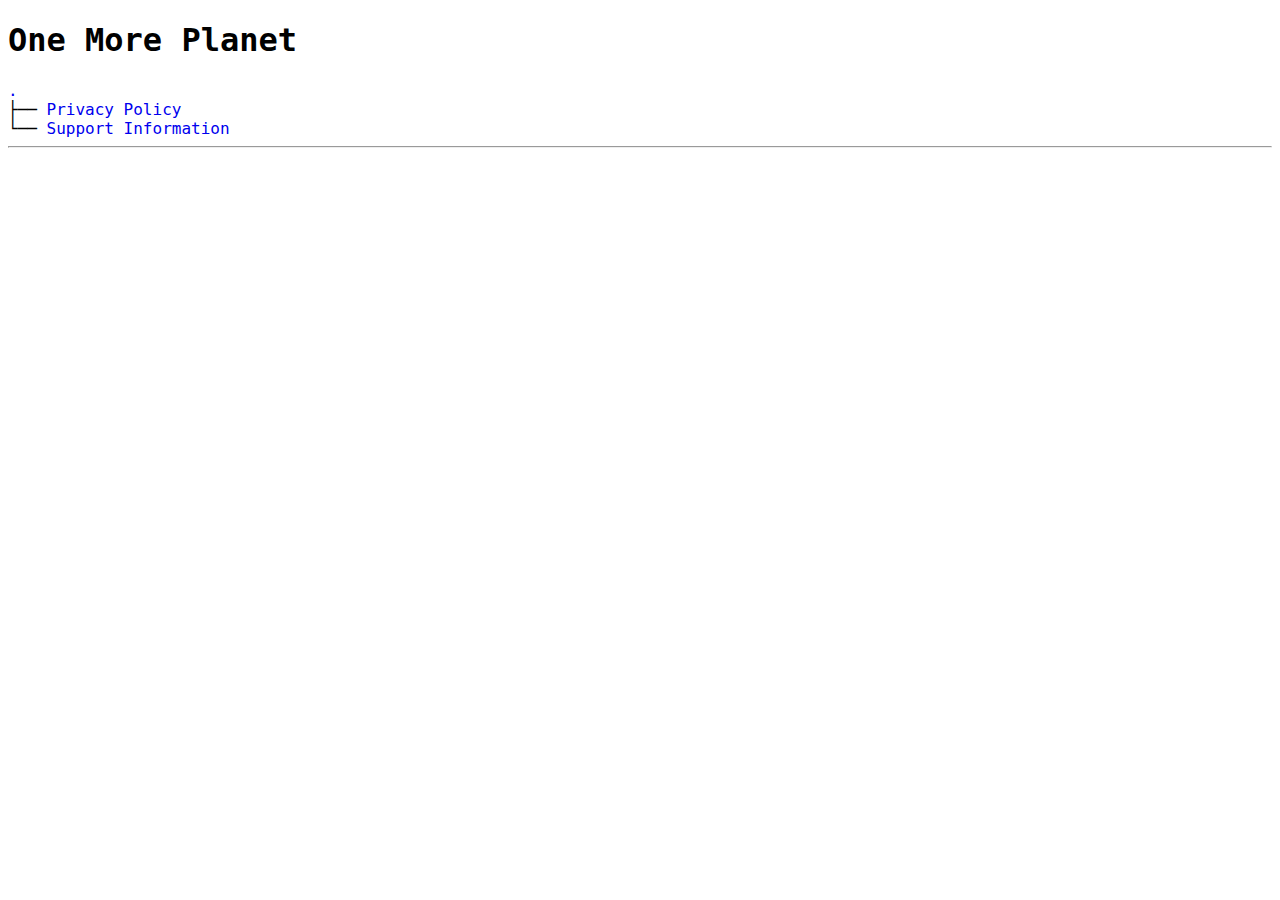
<file: apps/onemoreplanet/index.html>
<!DOCTYPE html>
<html>
<head>
 <meta http-equiv="Content-Type" content="text/html; charset=utf-8">
 <meta name="Author" content="Made by 'tree'">
 <meta name="GENERATOR" content="$Version: $ tree v2.0.2 (c) 1996 - 2022 by Steve Baker, Thomas Moore, Francesc Rocher, Florian Sesser, Kyosuke Tokoro $">
 <title>One More Planet</title>
 <style type="text/css">
  BODY { font-family : monospace, sans-serif;  color: black;}
  P { font-family : monospace, sans-serif; color: black; margin:0px; padding: 0px;}
  A:visited { text-decoration : none; margin : 0px; padding : 0px;}
  A:link    { text-decoration : none; margin : 0px; padding : 0px;}
  A:hover   { text-decoration: underline; background-color : yellow; margin : 0px; padding : 0px;}
  A:active  { margin : 0px; padding : 0px;}
  .VERSION { font-size: small; font-family : arial, sans-serif; }
  .NORM  { color: black;  }
  .FIFO  { color: purple; }
  .CHAR  { color: yellow; }
  .DIR   { color: blue;   }
  .BLOCK { color: yellow; }
  .LINK  { color: aqua;   }
  .SOCK  { color: fuchsia;}
  .EXEC  { color: green;  }
 </style>
</head>
<body>
	<h1>One More Planet</h1><p>
	<a href=".">.</a><br>
	├── <a href="./privacy_policy.html">Privacy Policy</a><br>
	└── <a href="./support.html">Support Information</a><br>
	<hr>
</body>
</html>
</file>
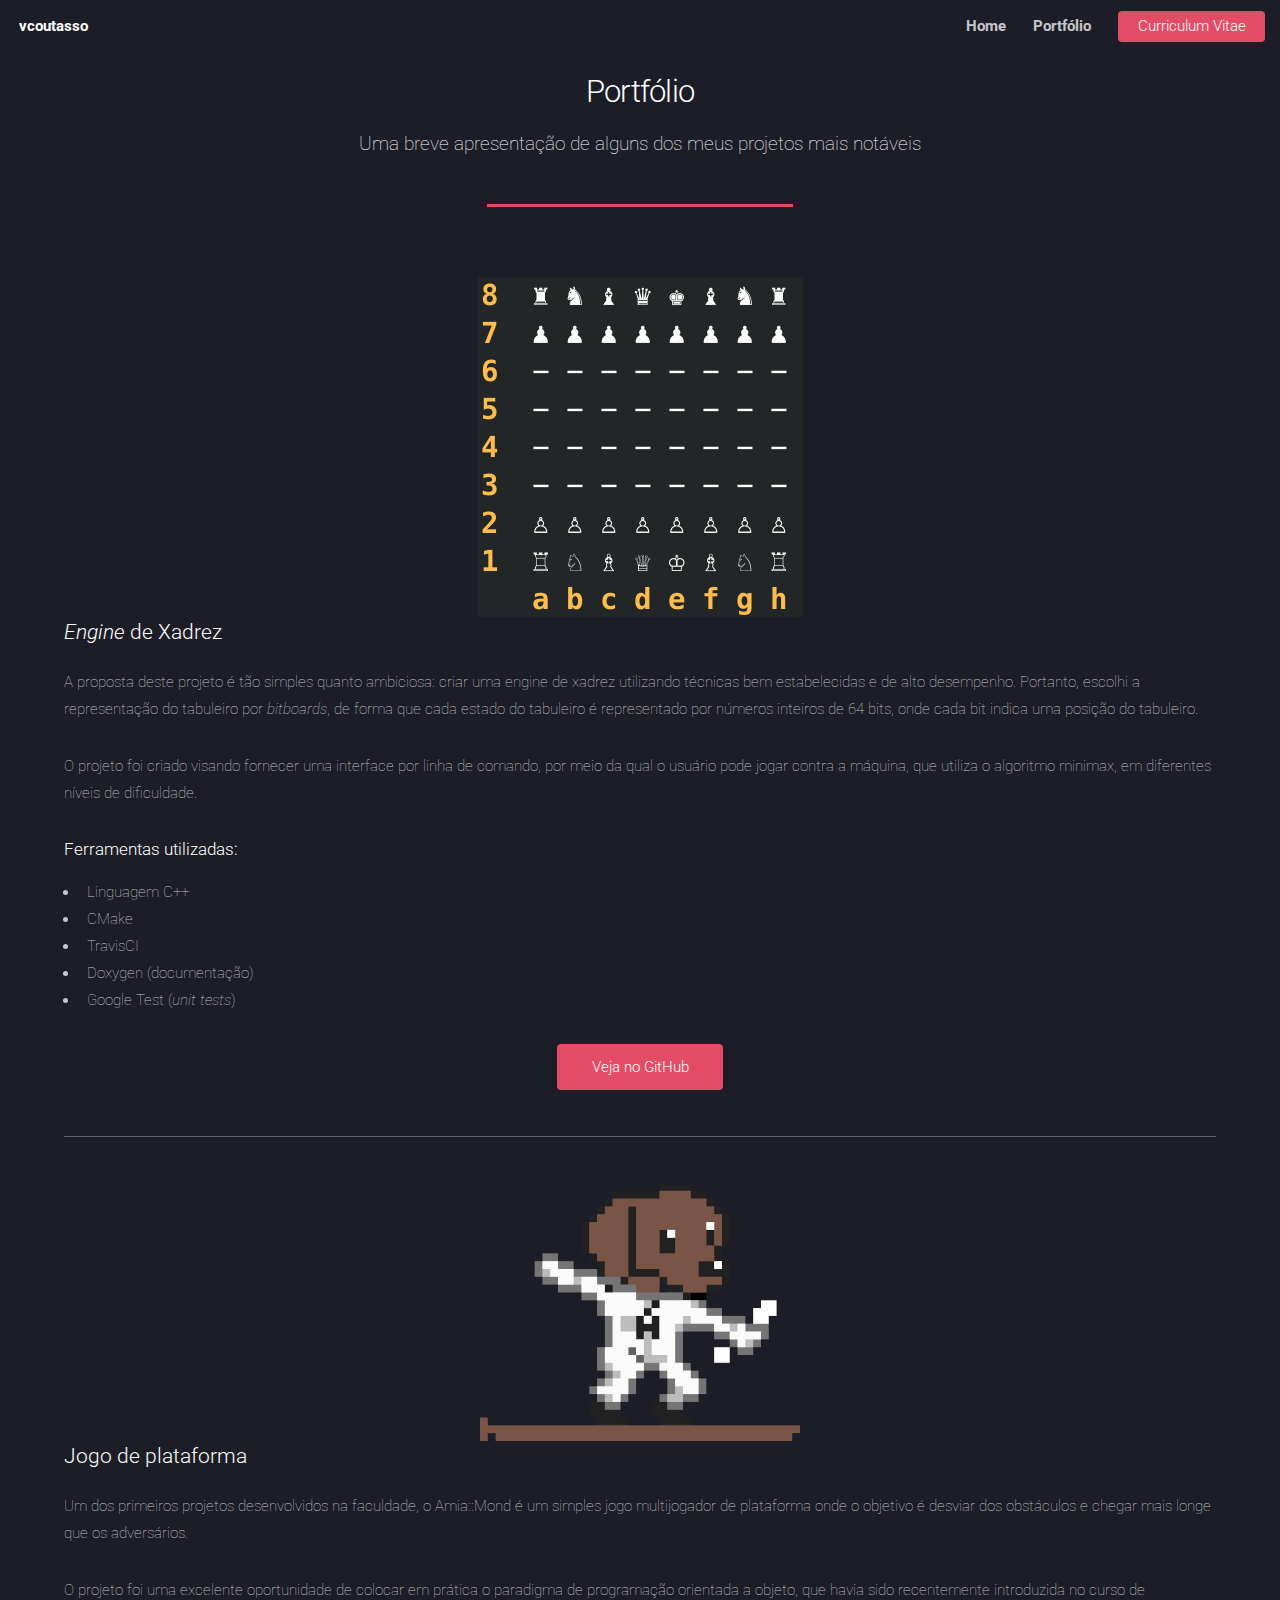
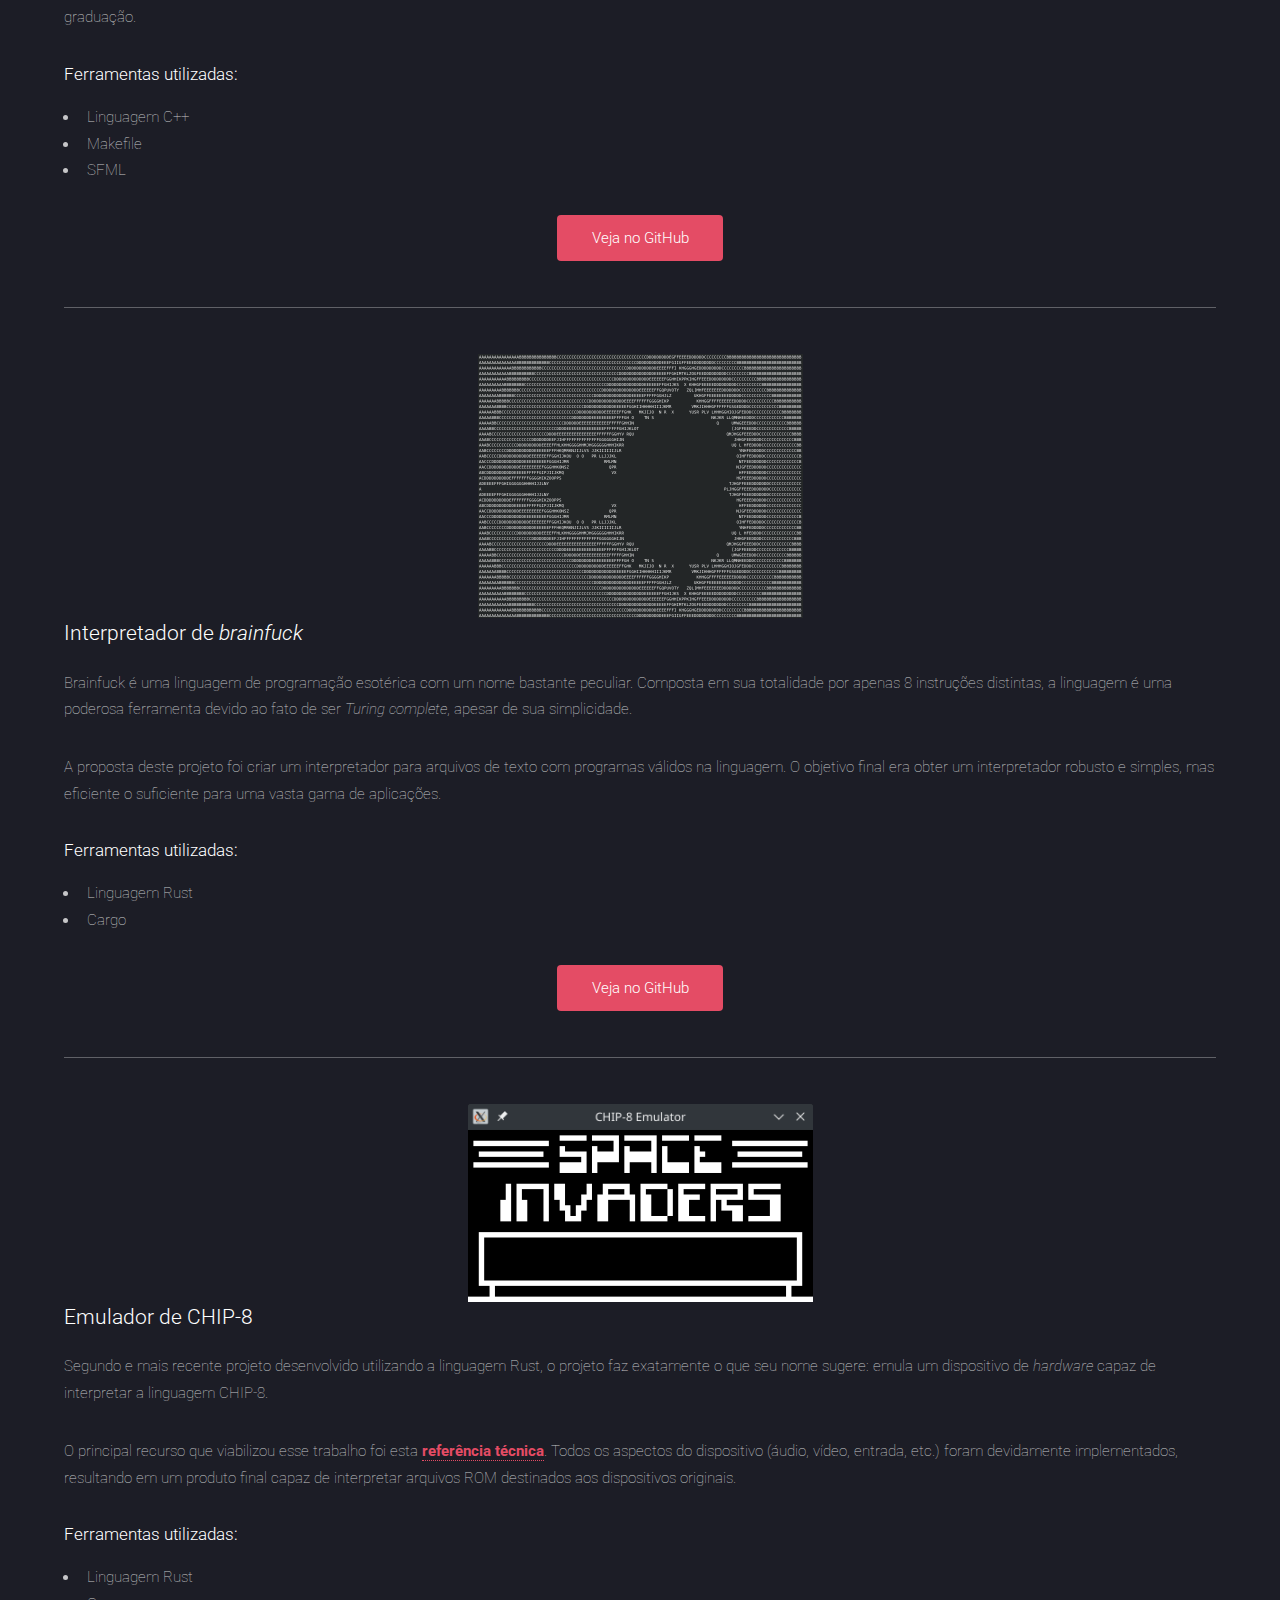
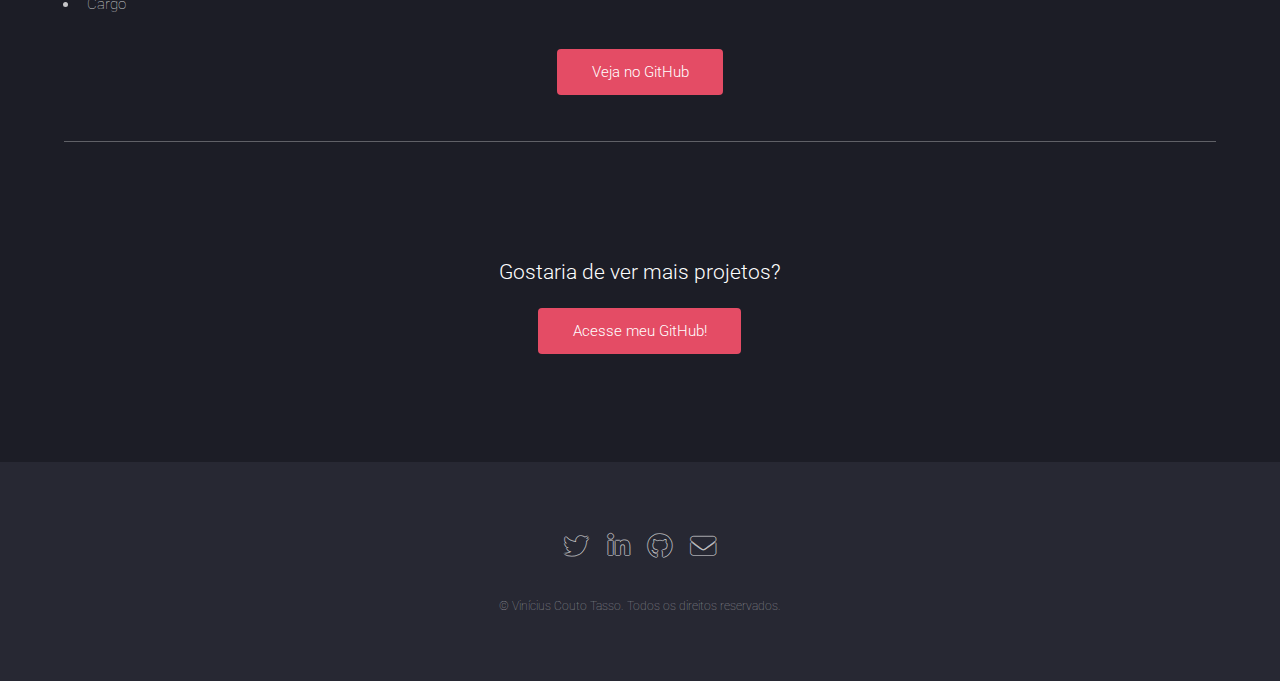
<file: portfolio.html>
<!DOCTYPE HTML>

<html>

<head>
	<title>Portfólio</title>
	<meta charset="utf-8" />
	<meta name="viewport" content="width=device-width, initial-scale=1, user-scalable=no" />
	<link rel="stylesheet" href="assets/css/main.css" />
	<link rel="apple-touch-icon" sizes="57x57" href="assets/icons/apple-icon-57x57.png">
	<link rel="apple-touch-icon" sizes="60x60" href="assets/icons/apple-icon-60x60.png">
	<link rel="apple-touch-icon" sizes="72x72" href="assets/icons/apple-icon-72x72.png">
	<link rel="apple-touch-icon" sizes="76x76" href="assets/icons/apple-icon-76x76.png">
	<link rel="apple-touch-icon" sizes="114x114" href="assets/icons/apple-icon-114x114.png">
	<link rel="apple-touch-icon" sizes="120x120" href="assets/icons/apple-icon-120x120.png">
	<link rel="apple-touch-icon" sizes="144x144" href="assets/icons/apple-icon-144x144.png">
	<link rel="apple-touch-icon" sizes="152x152" href="assets/icons/apple-icon-152x152.png">
	<link rel="apple-touch-icon" sizes="180x180" href="assets/icons/apple-icon-180x180.png">
	<link rel="icon" type="image/png" sizes="192x192" href="assets/icons/android-icon-192x192.png">
	<link rel="icon" type="image/png" sizes="32x32" href="assets/icons/favicon-32x32.png">
	<link rel="icon" type="image/png" sizes="96x96" href="assets/icons/favicon-96x96.png">
	<link rel="icon" type="image/png" sizes="16x16" href="assets/icons/favicon-16x16.png">
	<link rel="manifest" href="assets/icons/manifest.json">
	<link rel="shortcut icon" href="assets/icons/favicon.ico" type="image/x-icon">
	<link rel="icon" href="assets/icons/favicon.ico" type="image/x-icon">
	<meta name="msapplication-TileColor" content="#ffffff">
	<meta name="msapplication-TileImage" content="assets/icons/ms-icon-144x144.png">
	<meta name="theme-color" content="#ffffff">
	<noscript>
		<link rel="stylesheet" href="assets/css/noscript.css" /></noscript>
</head>

<body class="is-preload landing">
	<div id="page-wrapper">

		<!-- Header -->
			<header id="header">
				<h1 id="logo"><a href="/">vcoutasso</a></h1>
				<nav id="nav">
					<ul>
						<li><a href="/">Home</a></li>
						<li><a href="/portfolio.html">Portfólio</a></li>
						<li><a target="_blank" rel="noopener noreferrer" href="assets/docs/cv.pdf" class="button primary">Curriculum Vitae</a></li>
					</ul>
				</nav>
			</header>

		<!-- Portfolio -->
		<div id="main" class="wrapper style1">
			<div class="container">
				<header class="major">
					<h2>Portfólio</h2>
					<p>Uma breve apresentação de alguns dos meus projetos mais notáveis</p>
				</header>

				<!-- ChessQDL -->
				<section id="chessqdl">
					<img src="assets/images/chess.png" alt="" style="display:block;margin-left:auto;margin-right:auto">
					<h3><i>Engine</i> de Xadrez</h3>
					<p>
						A proposta deste projeto é tão simples quanto ambiciosa: criar uma engine de xadrez
						utilizando técnicas bem estabelecidas e de alto desempenho.
						Portanto, escolhi a representação do tabuleiro por <i>bitboards</i>, de forma que cada
						estado do tabuleiro é representado por números inteiros de 64 bits,
						onde cada bit indica uma posição do tabuleiro.
					</p>
					<p>
						O projeto foi criado visando fornecer uma interface por linha de comando, por meio da qual
						o usuário pode jogar contra a máquina, que utiliza o algoritmo minimax, em diferentes níveis de dificuldade.
					</p>
					<h4>Ferramentas utilizadas:</h4>
					<ul>
						<li>Linguagem C++</li>
						<li>CMake</li>
						<li>TravisCI</li>
						<li>Doxygen (documentação)</li>
						<li>Google Test (<i>unit tests</i>)</li>
					</ul>
					<ul class="actions special">
						<li><a target="_blank" rel="noopener noreferrer" href="https://github.com/vcoutasso/Chessqdl"
								class="button primary">Veja no GitHub</a></li>
					</ul>
				</section>
				<hr />

				<!-- Amia -->
				<section id="amia">
					<img src="assets/images/caramelo.png" alt=""
						style="display:block;margin-left:auto;margin-right:auto">
					<h3>Jogo de plataforma</h3>
					<p>
						Um dos primeiros projetos desenvolvidos na faculdade, o Amia::Mond é um simples jogo
						multijogador de plataforma
						onde o objetivo é desviar dos obstáculos e chegar mais longe que os adversários.
					</p>
					<p>
						O projeto foi uma excelente oportunidade de colocar em prática o paradigma de programação
						orientada a objeto,
						que havia sido recentemente introduzida no curso de graduação.
					</p>
					<h4>Ferramentas utilizadas:</h4>
					<ul>
						<li>Linguagem C++</li>
						<li>Makefile</li>
						<li>SFML</li>
					</ul>
					<ul class="actions special">
						<li><a target="_blank" rel="noopener noreferrer" href="https://github.com/vcoutasso/AmiaMond"
								class="button primary">Veja no GitHub</a></li>
					</ul>
				</section>
				<hr />

				<!-- Brainfuck -->
				<section id="brainfuck">
					<img src="assets/images/mandelbrot.png" alt=""
						style="display:block;margin-left:auto;margin-right:auto">
					<h3>Interpretador de <i>brainfuck</i></h3>
					<p>
						Brainfuck é uma linguagem de programação esotérica com um nome bastante peculiar.
						Composta em sua totalidade por apenas 8 instruções distintas, a linguagem é uma poderosa
						ferramenta
						devido ao fato de ser <i>Turing complete</i>, apesar de sua simplicidade.
					</p>
					<p>
						A proposta deste projeto foi criar um interpretador para arquivos de texto com programas válidos
						na linguagem.
						O objetivo final era obter um interpretador robusto e simples, mas eficiente o suficiente para
						uma vasta gama de aplicações.
					</p>
					<h4>Ferramentas utilizadas:</h4>
					<ul>
						<li>Linguagem Rust</li>
						<li>Cargo</li>
					</ul>
					<ul class="actions special">
						<li><a target="_blank" rel="noopener noreferrer" href="https://github.com/vcoutasso/bfi-rs"
								class="button primary">Veja no GitHub</a></li>
					</ul>
				</section>
				<hr />

				<!-- CHIP8 -->
				<section id="chip8">
					<img src="assets/images/invaders.png" alt=""
						style="display:block;margin-left:auto;margin-right:auto">
					<h3>Emulador de CHIP-8</h3>
					<p>
						Segundo e mais recente projeto desenvolvido utilizando a linguagem Rust, o projeto faz
						exatamente
						o que seu nome sugere: emula um dispositivo de <i>hardware</i> capaz de interpretar a linguagem
						CHIP-8.
					</p>
					<p>
						O principal recurso que viabilizou esse trabalho foi esta
						<a href="http://devernay.free.fr/hacks/chip8/C8TECH10.HTM">referência técnica</a>.
						Todos os aspectos do dispositivo (áudio, vídeo, entrada, etc.) foram devidamente implementados,
						resultando em um
						produto final capaz de interpretar arquivos ROM destinados aos dispositivos originais.
					</p>
					<h4>Ferramentas utilizadas:</h4>
					<ul>
						<li>Linguagem Rust</li>
						<li>Cargo</li>
					</ul>
					<ul class="actions special">
						<li><a target="_blank" rel="noopener noreferrer" href="https://github.com/vcoutasso/chip8-rs"
								class="button primary">Veja no GitHub</a></li>
					</ul>
				</section>
				<hr />

				<section id="github" class="wrapper style1 special">
					<div class="container">
						<header>
							<h3>Gostaria de ver mais projetos?</h3>
							<ul class="actions special">
								<li><a target="_blank" rel="noopener noreferrer" href="https://github.com/vcoutasso"
										class="button primary fit">Acesse meu GitHub!</a></li>
							</ul>
						</header>
					</div>
				</section>

			</div>
		</div>

		<!-- Footer -->
		<footer id="footer">
			<ul class="icons">
				<li><a href="https://twitter.com/vcoutasso" class="icon brands alt fa-twitter"><span
							class="label">Twitter</span></a></li>
				<li><a href="https://www.linkedin.com/in/vcoutasso/" class="icon brands alt fa-linkedin-in"><span
							class="label">LinkedIn</span></a></li>
				<li><a href="https://github.com/vcoutasso/" class="icon brands alt fa-github"><span
							class="label">GitHub</span></a></li>
				<li><a href="mailto:vcoutasso@gmail.com" class="icon solid alt fa-envelope"><span
							class="label">Email</span></a></li>
			</ul>
			<ul class="copyright">
				<li>&copy; Vinícius Couto Tasso. Todos os direitos reservados. </li>
			</ul>
		</footer>

	</div>

	<!-- Scripts -->
	<script src="assets/js/jquery.min.js"></script>
	<script src="assets/js/jquery.scrolly.min.js"></script>
	<script src="assets/js/jquery.dropotron.min.js"></script>
	<script src="assets/js/jquery.scrollex.min.js"></script>
	<script src="assets/js/browser.min.js"></script>
	<script src="assets/js/breakpoints.min.js"></script>
	<script src="assets/js/util.js"></script>
	<script src="assets/js/main.js"></script>
	<script src="assets/js/lang.js"></script>

</body>

</html>
</file>
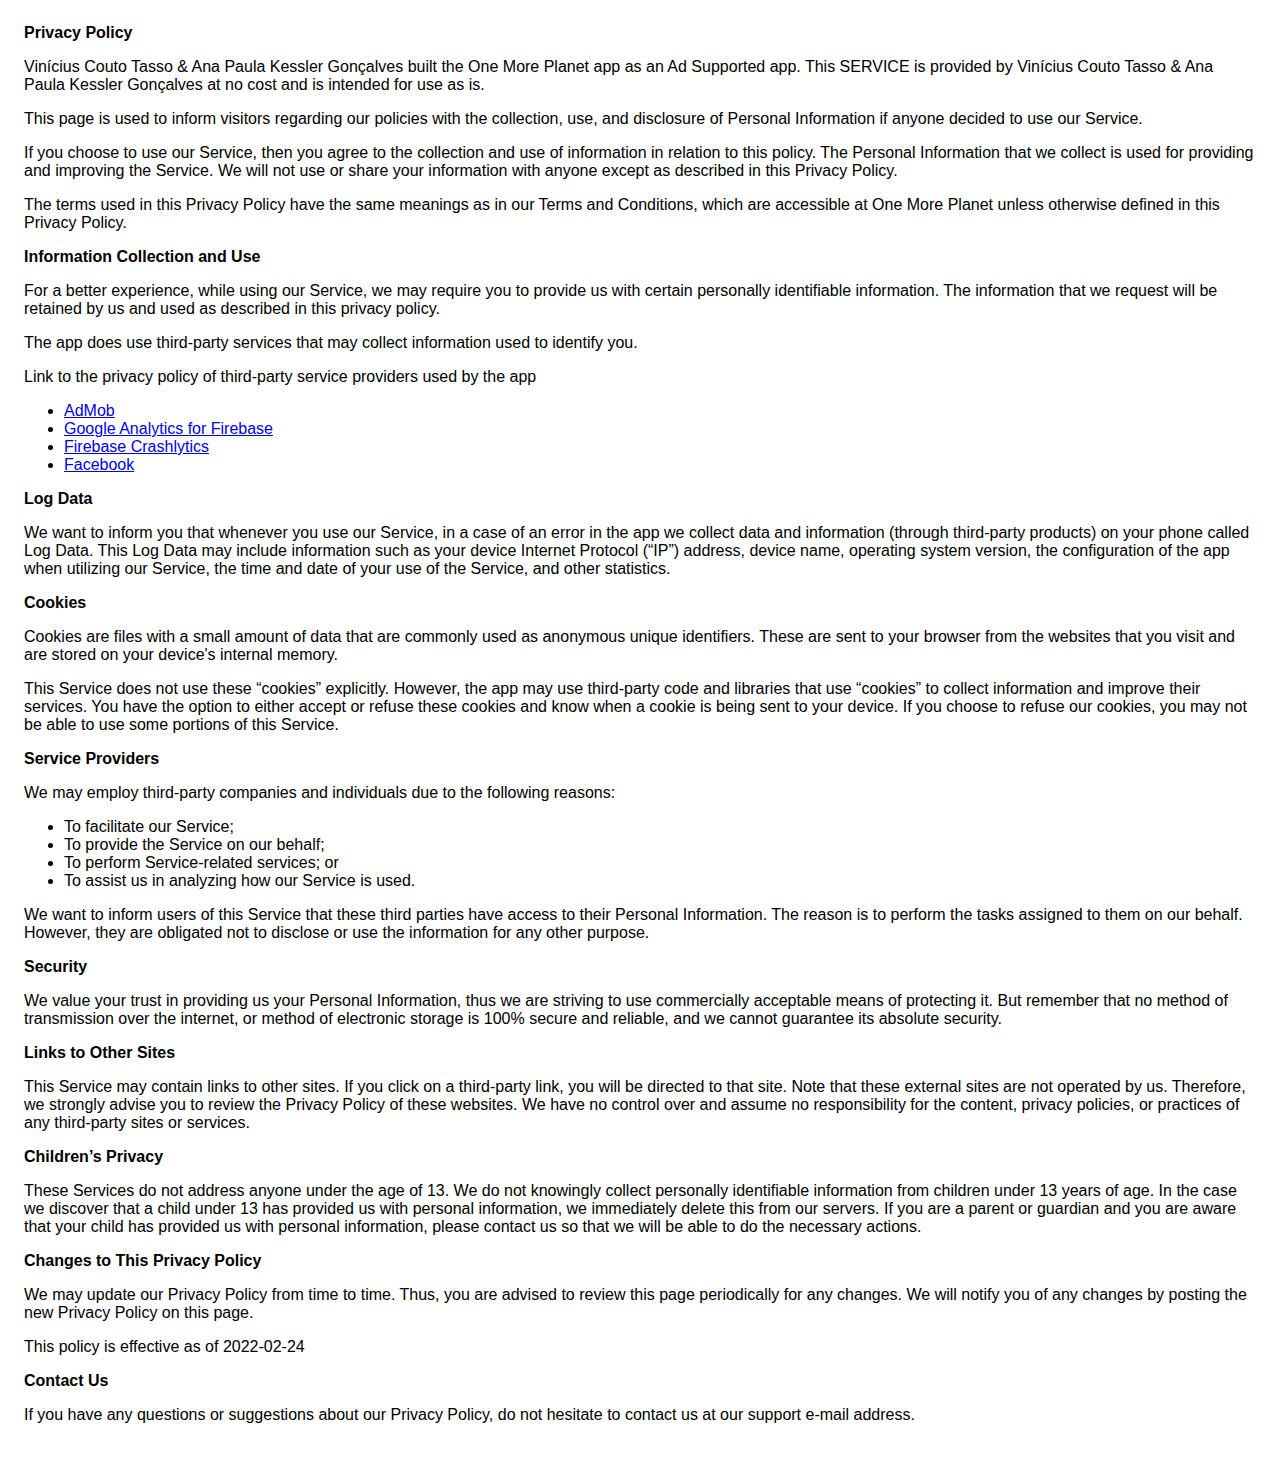
<file: apps/onemoreplanet/privacy_policy.html>
<!DOCTYPE html>
    <html>
    <head>
      <meta charset='utf-8'>
      <meta name='viewport' content='width=device-width'>
      <title>Privacy Policy</title>
      <style> body { font-family: 'Helvetica Neue', Helvetica, Arial, sans-serif; padding:1em; } </style>
    </head>
    <body>
    <strong>Privacy Policy</strong> <p>
                  Vinícius Couto Tasso &amp; Ana Paula Kessler Gonçalves built the One More Planet app as
                  an Ad Supported app. This SERVICE is provided by
                  Vinícius Couto Tasso &amp; Ana Paula Kessler Gonçalves at no cost and is intended for use as
                  is.
                </p> <p>
                  This page is used to inform visitors regarding our
                  policies with the collection, use, and disclosure of Personal
                  Information if anyone decided to use our Service.
                </p> <p>
                  If you choose to use our Service, then you agree to
                  the collection and use of information in relation to this
                  policy. The Personal Information that we collect is
                  used for providing and improving the Service. We will not use or share your information with
                  anyone except as described in this Privacy Policy.
                </p> <p>
                  The terms used in this Privacy Policy have the same meanings
                  as in our Terms and Conditions, which are accessible at
                  One More Planet unless otherwise defined in this Privacy Policy.
                </p> <p><strong>Information Collection and Use</strong></p> <p>
                  For a better experience, while using our Service, we
                  may require you to provide us with certain personally
                  identifiable information. The information that
                  we request will be retained by us and used as described in this privacy policy.
                </p> <div><p>
                    The app does use third-party services that may collect
                    information used to identify you.
                  </p> <p>
                    Link to the privacy policy of third-party service providers used
                    by the app
                  </p> <ul><!----><li><a href="https://support.google.com/admob/answer/6128543?hl=en" target="_blank" rel="noopener noreferrer">AdMob</a></li><li><a href="https://firebase.google.com/policies/analytics" target="_blank" rel="noopener noreferrer">Google Analytics for Firebase</a></li><li><a href="https://firebase.google.com/support/privacy/" target="_blank" rel="noopener noreferrer">Firebase Crashlytics</a></li><li><a href="https://www.facebook.com/about/privacy/update/printable" target="_blank" rel="noopener noreferrer">Facebook</a></li><!----><!----><!----><!----><!----><!----><!----><!----><!----><!----><!----><!----><!----><!----><!----><!----><!----><!----><!----><!----><!----><!----><!----></ul></div> <p><strong>Log Data</strong></p> <p>
                  We want to inform you that whenever you
                  use our Service, in a case of an error in the app
                  we collect data and information (through third-party
                  products) on your phone called Log Data. This Log Data may
                  include information such as your device Internet Protocol
                  (“IP”) address, device name, operating system version, the
                  configuration of the app when utilizing our Service,
                  the time and date of your use of the Service, and other
                  statistics.
                </p> <p><strong>Cookies</strong></p> <p>
                  Cookies are files with a small amount of data that are
                  commonly used as anonymous unique identifiers. These are sent
                  to your browser from the websites that you visit and are
                  stored on your device's internal memory.
                </p> <p>
                  This Service does not use these “cookies” explicitly. However,
                  the app may use third-party code and libraries that use
                  “cookies” to collect information and improve their services.
                  You have the option to either accept or refuse these cookies
                  and know when a cookie is being sent to your device. If you
                  choose to refuse our cookies, you may not be able to use some
                  portions of this Service.
                </p> <p><strong>Service Providers</strong></p> <p>
                  We may employ third-party companies and
                  individuals due to the following reasons:
                </p> <ul><li>To facilitate our Service;</li> <li>To provide the Service on our behalf;</li> <li>To perform Service-related services; or</li> <li>To assist us in analyzing how our Service is used.</li></ul> <p>
                  We want to inform users of this Service
                  that these third parties have access to their Personal
                  Information. The reason is to perform the tasks assigned to
                  them on our behalf. However, they are obligated not to
                  disclose or use the information for any other purpose.
                </p> <p><strong>Security</strong></p> <p>
                  We value your trust in providing us your
                  Personal Information, thus we are striving to use commercially
                  acceptable means of protecting it. But remember that no method
                  of transmission over the internet, or method of electronic
                  storage is 100% secure and reliable, and we cannot
                  guarantee its absolute security.
                </p> <p><strong>Links to Other Sites</strong></p> <p>
                  This Service may contain links to other sites. If you click on
                  a third-party link, you will be directed to that site. Note
                  that these external sites are not operated by us.
                  Therefore, we strongly advise you to review the
                  Privacy Policy of these websites. We have
                  no control over and assume no responsibility for the content,
                  privacy policies, or practices of any third-party sites or
                  services.
                </p> <p><strong>Children’s Privacy</strong></p> <div><p>
                    These Services do not address anyone under the age of 13.
                    We do not knowingly collect personally
                    identifiable information from children under 13 years of age. In the case
                    we discover that a child under 13 has provided
                    us with personal information, we immediately
                    delete this from our servers. If you are a parent or guardian
                    and you are aware that your child has provided us with
                    personal information, please contact us so that
                    we will be able to do the necessary actions.
                  </p></div> <!----> <p><strong>Changes to This Privacy Policy</strong></p> <p>
                  We may update our Privacy Policy from
                  time to time. Thus, you are advised to review this page
                  periodically for any changes. We will
                  notify you of any changes by posting the new Privacy Policy on
                  this page.
                </p> <p>This policy is effective as of 2022-02-24</p> <p><strong>Contact Us</strong></p> <p>
                  If you have any questions or suggestions about our
                  Privacy Policy, do not hesitate to contact us at our support e-mail address.
    </body>
    </html>
</file>
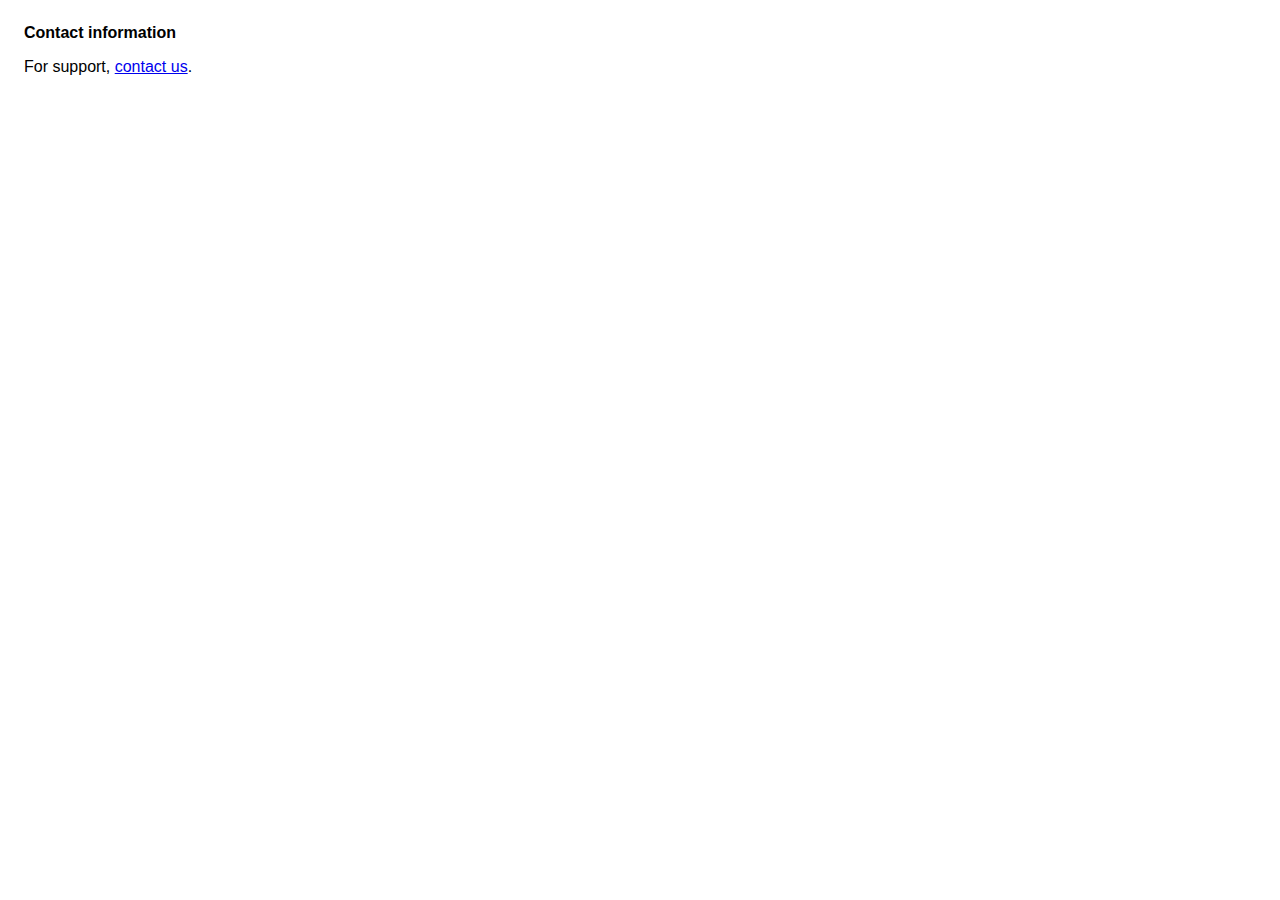
<file: apps/onemoreplanet/support.html>
<!DOCTYPE html>
<html>
    <head>
        <meta charset='utf-8'>
        <meta name='viewport' content='width=device-width'>
        <title>Privacy Policy</title>
        <style> body { font-family: 'Helvetica Neue', Helvetica, Arial, sans-serif; padding:1em; } </style>
    </head>
    <body>
        <strong>Contact information</strong>
        <p>
        For support, <a id="mlink" href="#">contact us</a>.

        <script>
            var me = "vcoutasso";
            var host = "gmail.com";

            var elink = document.getElementById("mlink");

            elink.href = `mailto:${me}@${host}`;
        </script>
        </p>
</html>
</file>
<file: assets/css/noscript.css>
/*
	Landed by HTML5 UP
	html5up.net | @ajlkn
	Free for personal and commercial use under the CCA 3.0 license (html5up.net/license)
*/

/* Loader */

	body.landing.is-preload:before {
		display: none;
	}

	body.landing.is-preload:after {
		display: none;
	}
</file>
<file: assets/css/main.css>
@import url("fontawesome-all.min.css");
@import url("https://fonts.googleapis.com/css?family=Roboto:100,300,100italic,300italic");

/*
	Landed by HTML5 UP
	html5up.net | @ajlkn
	Free for personal and commercial use under the CCA 3.0 license (html5up.net/license)
*/

#btn-change-lang {
  width: 50px;
  cursor: pointer;
  padding: 10px;
}
.img-flag {
  display: none;
  max-width: 100%;
  height: auto;
  overflow: hidden;
  transition: all 0.3s ease-in;
}
.img-flag:hover {
  transform: scale(1.2);
}
.active {
  display: block;
}

.button-wrapper {
  padding: 45px 0px 0px 20px;
}
@media only screen and (max-width: 520px) {
  .button-wrapper {
    padding: 5px 0px 0px 230px;
  }
}

html,
body,
div,
span,
applet,
object,
iframe,
h1,
h2,
h3,
h4,
h5,
h6,
p,
blockquote,
pre,
a,
abbr,
acronym,
address,
big,
cite,
code,
del,
dfn,
em,
img,
ins,
kbd,
q,
s,
samp,
small,
strike,
strong,
sub,
sup,
tt,
var,
b,
u,
i,
center,
dl,
dt,
dd,
ol,
ul,
li,
fieldset,
form,
label,
legend,
table,
caption,
tbody,
tfoot,
thead,
tr,
th,
td,
article,
aside,
canvas,
details,
embed,
figure,
figcaption,
footer,
header,
hgroup,
menu,
nav,
output,
ruby,
section,
summary,
time,
mark,
audio,
video {
  margin: 0;
  padding: 0;
  border: 0;
  font-size: 100%;
  font: inherit;
  vertical-align: baseline;
}

article,
aside,
details,
figcaption,
figure,
footer,
header,
hgroup,
menu,
nav,
section {
  display: block;
}

body {
  line-height: 1;
}

ol,
ul {
  list-style: none;
}

blockquote,
q {
  quotes: none;
}

blockquote:before,
blockquote:after,
q:before,
q:after {
  content: "";
  content: none;
}

table {
  border-collapse: collapse;
  border-spacing: 0;
}

body {
  -webkit-text-size-adjust: none;
}

mark {
  background-color: transparent;
  color: inherit;
}

input::-moz-focus-inner {
  border: 0;
  padding: 0;
}

input,
select,
textarea {
  -moz-appearance: none;
  -webkit-appearance: none;
  -ms-appearance: none;
  appearance: none;
}

/* Basic */

html {
  box-sizing: border-box;
}

*,
*:before,
*:after {
  box-sizing: inherit;
}

html,
body {
  background: #1c1d26;
}

body.is-preload *,
body.is-preload *:before,
body.is-preload *:after {
  -moz-animation: none !important;
  -webkit-animation: none !important;
  -ms-animation: none !important;
  animation: none !important;
  -moz-transition: none !important;
  -webkit-transition: none !important;
  -ms-transition: none !important;
  transition: none !important;
}

body,
input,
select,
textarea {
  color: rgba(255, 255, 255, 0.75);
  font-family: "Roboto", Helvetica, sans-serif;
  font-size: 15pt;
  font-weight: 100;
  line-height: 1.75em;
  text-rendering: optimizeLegibility;
}

a {
  -moz-transition: border-color 0.2s ease-in-out, color 0.2s ease-in-out;
  -webkit-transition: border-color 0.2s ease-in-out, color 0.2s ease-in-out;
  -ms-transition: border-color 0.2s ease-in-out, color 0.2s ease-in-out;
  transition: border-color 0.2s ease-in-out, color 0.2s ease-in-out;
  border-bottom: dotted 1px;
  color: #e44c65;
  text-decoration: none;
  font-weight: bold;
}

a:hover {
  color: #e44c65 !important;
  border-bottom-color: transparent;
}

strong,
b {
  color: #ffffff;
  font-weight: 400;
}

em,
i {
  font-style: italic;
}

p {
  margin: 0 0 2em 0;
}

h1,
h2,
h3,
h4,
h5,
h6 {
  color: #ffffff;
  font-weight: 300;
  line-height: 1em;
  margin: 0 0 1em 0;
}

h1 a,
h2 a,
h3 a,
h4 a,
h5 a,
h6 a {
  color: inherit;
  border: 0;
}

h2 {
  font-size: 2em;
  line-height: 1.5em;
  letter-spacing: -0.025em;
}

h3 {
  font-size: 1.35em;
  line-height: 1.5em;
}

h4 {
  font-size: 1.1em;
  line-height: 1.5em;
}

h5 {
  font-size: 0.9em;
  line-height: 1.5em;
}

h6 {
  font-size: 0.7em;
  line-height: 1.5em;
}

sub {
  font-size: 0.8em;
  position: relative;
  top: 0.5em;
}

sup {
  font-size: 0.8em;
  position: relative;
  top: -0.5em;
}

hr {
  border: 0;
  border-bottom: solid 1px rgba(255, 255, 255, 0.3);
  margin: 3em 0;
}

hr.major {
  margin: 4em 0;
}

blockquote {
  border-left: solid 4px rgba(255, 255, 255, 0.3);
  font-style: italic;
  margin: 0 0 2em 0;
  padding: 0.5em 0 0.5em 2em;
}

code {
  background: rgba(255, 255, 255, 0.075);
  border-radius: 4px;
  font-family: "Courier New", monospace;
  font-size: 0.9em;
  margin: 0 0.25em;
  padding: 0.25em 0.65em;
}

pre {
  -webkit-overflow-scrolling: touch;
  font-family: "Courier New", monospace;
  font-size: 0.9em;
  margin: 0 0 2em 0;
}

pre code {
  display: block;
  line-height: 1.75em;
  padding: 1em 1.5em;
  overflow-x: auto;
}

.align-left {
  text-align: left;
}

.align-center {
  text-align: center;
}

.align-right {
  text-align: right;
}

/* Loader */

@-moz-keyframes spinner-show {
  0% {
    opacity: 0;
  }

  100% {
    opacity: 1;
  }
}

@-webkit-keyframes spinner-show {
  0% {
    opacity: 0;
  }

  100% {
    opacity: 1;
  }
}

@-ms-keyframes spinner-show {
  0% {
    opacity: 0;
  }

  100% {
    opacity: 1;
  }
}

@keyframes spinner-show {
  0% {
    opacity: 0;
  }

  100% {
    opacity: 1;
  }
}

@-moz-keyframes spinner-hide {
  0% {
    color: rgba(255, 255, 255, 0.15);
    z-index: 100001;
    -moz-transform: scale(1) rotate(0deg);
    -webkit-transform: scale(1) rotate(0deg);
    -ms-transform: scale(1) rotate(0deg);
    transform: scale(1) rotate(0deg);
  }

  99% {
    color: #1c1d26;
    z-index: 100001;
    -moz-transform: scale(0.5) rotate(360deg);
    -webkit-transform: scale(0.5) rotate(360deg);
    -ms-transform: scale(0.5) rotate(360deg);
    transform: scale(0.5) rotate(360deg);
  }

  100% {
    color: #1c1d26;
    z-index: -1;
    -moz-transform: scale(0.5) rotate(360deg);
    -webkit-transform: scale(0.5) rotate(360deg);
    -ms-transform: scale(0.5) rotate(360deg);
    transform: scale(0.5) rotate(360deg);
  }
}

@-webkit-keyframes spinner-hide {
  0% {
    color: rgba(255, 255, 255, 0.15);
    z-index: 100001;
    -moz-transform: scale(1) rotate(0deg);
    -webkit-transform: scale(1) rotate(0deg);
    -ms-transform: scale(1) rotate(0deg);
    transform: scale(1) rotate(0deg);
  }

  99% {
    color: #1c1d26;
    z-index: 100001;
    -moz-transform: scale(0.5) rotate(360deg);
    -webkit-transform: scale(0.5) rotate(360deg);
    -ms-transform: scale(0.5) rotate(360deg);
    transform: scale(0.5) rotate(360deg);
  }

  100% {
    color: #1c1d26;
    z-index: -1;
    -moz-transform: scale(0.5) rotate(360deg);
    -webkit-transform: scale(0.5) rotate(360deg);
    -ms-transform: scale(0.5) rotate(360deg);
    transform: scale(0.5) rotate(360deg);
  }
}

@-ms-keyframes spinner-hide {
  0% {
    color: rgba(255, 255, 255, 0.15);
    z-index: 100001;
    -moz-transform: scale(1) rotate(0deg);
    -webkit-transform: scale(1) rotate(0deg);
    -ms-transform: scale(1) rotate(0deg);
    transform: scale(1) rotate(0deg);
  }

  99% {
    color: #1c1d26;
    z-index: 100001;
    -moz-transform: scale(0.5) rotate(360deg);
    -webkit-transform: scale(0.5) rotate(360deg);
    -ms-transform: scale(0.5) rotate(360deg);
    transform: scale(0.5) rotate(360deg);
  }

  100% {
    color: #1c1d26;
    z-index: -1;
    -moz-transform: scale(0.5) rotate(360deg);
    -webkit-transform: scale(0.5) rotate(360deg);
    -ms-transform: scale(0.5) rotate(360deg);
    transform: scale(0.5) rotate(360deg);
  }
}

@keyframes spinner-hide {
  0% {
    color: rgba(255, 255, 255, 0.15);
    z-index: 100001;
    -moz-transform: scale(1) rotate(0deg);
    -webkit-transform: scale(1) rotate(0deg);
    -ms-transform: scale(1) rotate(0deg);
    transform: scale(1) rotate(0deg);
  }

  99% {
    color: #1c1d26;
    z-index: 100001;
    -moz-transform: scale(0.5) rotate(360deg);
    -webkit-transform: scale(0.5) rotate(360deg);
    -ms-transform: scale(0.5) rotate(360deg);
    transform: scale(0.5) rotate(360deg);
  }

  100% {
    color: #1c1d26;
    z-index: -1;
    -moz-transform: scale(0.5) rotate(360deg);
    -webkit-transform: scale(0.5) rotate(360deg);
    -ms-transform: scale(0.5) rotate(360deg);
    transform: scale(0.5) rotate(360deg);
  }
}

@-moz-keyframes spinner-rotate {
  0% {
    -moz-transform: scale(1) rotate(0deg);
    -webkit-transform: scale(1) rotate(0deg);
    -ms-transform: scale(1) rotate(0deg);
    transform: scale(1) rotate(0deg);
  }

  100% {
    -moz-transform: scale(1) rotate(360deg);
    -webkit-transform: scale(1) rotate(360deg);
    -ms-transform: scale(1) rotate(360deg);
    transform: scale(1) rotate(360deg);
  }
}

@-webkit-keyframes spinner-rotate {
  0% {
    -moz-transform: scale(1) rotate(0deg);
    -webkit-transform: scale(1) rotate(0deg);
    -ms-transform: scale(1) rotate(0deg);
    transform: scale(1) rotate(0deg);
  }

  100% {
    -moz-transform: scale(1) rotate(360deg);
    -webkit-transform: scale(1) rotate(360deg);
    -ms-transform: scale(1) rotate(360deg);
    transform: scale(1) rotate(360deg);
  }
}

@-ms-keyframes spinner-rotate {
  0% {
    -moz-transform: scale(1) rotate(0deg);
    -webkit-transform: scale(1) rotate(0deg);
    -ms-transform: scale(1) rotate(0deg);
    transform: scale(1) rotate(0deg);
  }

  100% {
    -moz-transform: scale(1) rotate(360deg);
    -webkit-transform: scale(1) rotate(360deg);
    -ms-transform: scale(1) rotate(360deg);
    transform: scale(1) rotate(360deg);
  }
}

@keyframes spinner-rotate {
  0% {
    -moz-transform: scale(1) rotate(0deg);
    -webkit-transform: scale(1) rotate(0deg);
    -ms-transform: scale(1) rotate(0deg);
    transform: scale(1) rotate(0deg);
  }

  100% {
    -moz-transform: scale(1) rotate(360deg);
    -webkit-transform: scale(1) rotate(360deg);
    -ms-transform: scale(1) rotate(360deg);
    transform: scale(1) rotate(360deg);
  }
}

@-moz-keyframes overlay-hide {
  0% {
    opacity: 1;
    z-index: 100000;
  }

  15% {
    opacity: 1;
    z-index: 100000;
  }

  99% {
    opacity: 0;
    z-index: 100000;
  }

  100% {
    opacity: 0;
    z-index: -1;
  }
}

@-webkit-keyframes overlay-hide {
  0% {
    opacity: 1;
    z-index: 100000;
  }

  15% {
    opacity: 1;
    z-index: 100000;
  }

  99% {
    opacity: 0;
    z-index: 100000;
  }

  100% {
    opacity: 0;
    z-index: -1;
  }
}

@-ms-keyframes overlay-hide {
  0% {
    opacity: 1;
    z-index: 100000;
  }

  15% {
    opacity: 1;
    z-index: 100000;
  }

  99% {
    opacity: 0;
    z-index: 100000;
  }

  100% {
    opacity: 0;
    z-index: -1;
  }
}

@keyframes overlay-hide {
  0% {
    opacity: 1;
    z-index: 100000;
  }

  15% {
    opacity: 1;
    z-index: 100000;
  }

  99% {
    opacity: 0;
    z-index: 100000;
  }

  100% {
    opacity: 0;
    z-index: -1;
  }
}

body.landing {
  text-decoration: none;
}

body.landing:before {
  -moz-osx-font-smoothing: grayscale;
  -webkit-font-smoothing: antialiased;
  display: inline-block;
  font-style: normal;
  font-variant: normal;
  text-rendering: auto;
  line-height: 1;
  text-transform: none !important;
  font-family: "Font Awesome 5 Free";
  font-weight: 900;
}

body.landing:before {
  -moz-animation: spinner-show 1.5s 1 0.25s ease forwards,
    spinner-hide 0.25s ease-in-out forwards !important;
  -webkit-animation: spinner-show 1.5s 1 0.25s ease forwards,
    spinner-hide 0.25s ease-in-out forwards !important;
  -ms-animation: spinner-show 1.5s 1 0.25s ease forwards,
    spinner-hide 0.25s ease-in-out forwards !important;
  animation: spinner-show 1.5s 1 0.25s ease forwards,
    spinner-hide 0.25s ease-in-out forwards !important;
  -moz-transform-origin: 50% 50%;
  -webkit-transform-origin: 50% 50%;
  -ms-transform-origin: 50% 50%;
  transform-origin: 50% 50%;
  color: rgba(255, 255, 255, 0.15);
  content: "\f1ce";
  cursor: default;
  display: block;
  font-size: 2em;
  height: 2em;
  left: 50%;
  line-height: 2em;
  margin: -1em 0 0 -1em;
  opacity: 0;
  position: fixed;
  text-align: center;
  top: 50%;
  width: 2em;
  z-index: -1;
}

body.landing:after {
  -moz-animation: overlay-hide 1.5s ease-in forwards !important;
  -webkit-animation: overlay-hide 1.5s ease-in forwards !important;
  -ms-animation: overlay-hide 1.5s ease-in forwards !important;
  animation: overlay-hide 1.5s ease-in forwards !important;
  background: #1c1d26;
  content: "";
  display: block;
  height: 100%;
  left: 0;
  opacity: 0;
  position: fixed;
  top: 0;
  width: 100%;
  z-index: -1;
}

body.landing.is-preload:before {
  -moz-animation: spinner-show 1.5s 1 0.25s ease forwards,
    spinner-rotate 0.75s infinite linear !important;
  -webkit-animation: spinner-show 1.5s 1 0.25s ease forwards,
    spinner-rotate 0.75s infinite linear !important;
  -ms-animation: spinner-show 1.5s 1 0.25s ease forwards,
    spinner-rotate 0.75s infinite linear !important;
  animation: spinner-show 1.5s 1 0.25s ease forwards,
    spinner-rotate 0.75s infinite linear !important;
  z-index: 100001;
}

body.landing.is-preload:after {
  -moz-animation: none !important;
  -webkit-animation: none !important;
  -ms-animation: none !important;
  animation: none !important;
  opacity: 1;
  z-index: 100000;
}

@media (-webkit-min-device-pixel-ratio: 2) {
  body.landing:before {
    line-height: 2.025em;
  }
}

/* Container */

.container {
  margin: 0 auto;
  max-width: calc(100% - 4em);
  width: 70em;
}

.container.xsmall {
  width: 17.5em;
}

.container.small {
  width: 35em;
}

.container.medium {
  width: 52.5em;
}

.container.large {
  width: 87.5em;
}

.container.xlarge {
  width: 105em;
}

.container.max {
  width: 100%;
}

@media screen and (max-width: 1280px) {
  .container {
    width: 90%;
    max-width: 100%;
  }
}

@media screen and (max-width: 980px) {
  .container {
    width: 100% !important;
  }
}

/* Row */

.row {
  display: flex;
  flex-wrap: wrap;
  box-sizing: border-box;
  align-items: stretch;
}

.row > * {
  box-sizing: border-box;
}

.row.gtr-uniform > * > :last-child {
  margin-bottom: 0;
}

.row.aln-left {
  justify-content: flex-start;
}

.row.aln-center {
  justify-content: center;
}

.row.aln-right {
  justify-content: flex-end;
}

.row.aln-top {
  align-items: flex-start;
}

.row.aln-middle {
  align-items: center;
}

.row.aln-bottom {
  align-items: flex-end;
}

.row > .imp {
  order: -1;
}

.row > .col-1 {
  width: 8.33333%;
}

.row > .off-1 {
  margin-left: 8.33333%;
}

.row > .col-2 {
  width: 16.66667%;
}

.row > .off-2 {
  margin-left: 16.66667%;
}

.row > .col-3 {
  width: 25%;
}

.row > .off-3 {
  margin-left: 25%;
}

.row > .col-4 {
  width: 33.33333%;
}

.row > .off-4 {
  margin-left: 33.33333%;
}

.row > .col-5 {
  width: 41.66667%;
}

.row > .off-5 {
  margin-left: 41.66667%;
}

.row > .col-6 {
  width: 50%;
}

.row > .off-6 {
  margin-left: 50%;
}

.row > .col-7 {
  width: 58.33333%;
}

.row > .off-7 {
  margin-left: 58.33333%;
}

.row > .col-8 {
  width: 66.66667%;
}

.row > .off-8 {
  margin-left: 66.66667%;
}

.row > .col-9 {
  width: 75%;
}

.row > .off-9 {
  margin-left: 75%;
}

.row > .col-10 {
  width: 83.33333%;
}

.row > .off-10 {
  margin-left: 83.33333%;
}

.row > .col-11 {
  width: 91.66667%;
}

.row > .off-11 {
  margin-left: 91.66667%;
}

.row > .col-12 {
  width: 100%;
}

.row > .off-12 {
  margin-left: 100%;
}

.row.gtr-0 {
  margin-top: 0;
  margin-left: 0em;
}

.row.gtr-0 > * {
  padding: 0 0 0 0em;
}

.row.gtr-0.gtr-uniform {
  margin-top: 0em;
}

.row.gtr-0.gtr-uniform > * {
  padding-top: 0em;
}

.row.gtr-25 {
  margin-top: 0;
  margin-left: -0.625em;
}

.row.gtr-25 > * {
  padding: 0 0 0 0.625em;
}

.row.gtr-25.gtr-uniform {
  margin-top: -0.625em;
}

.row.gtr-25.gtr-uniform > * {
  padding-top: 0.625em;
}

.row.gtr-50 {
  margin-top: 0;
  margin-left: -1.25em;
}

.row.gtr-50 > * {
  padding: 0 0 0 1.25em;
}

.row.gtr-50.gtr-uniform {
  margin-top: -1.25em;
}

.row.gtr-50.gtr-uniform > * {
  padding-top: 1.25em;
}

.row {
  margin-top: 0;
  margin-left: -2.5em;
}

.row > * {
  padding: 0 0 0 2.5em;
}

.row.gtr-uniform {
  margin-top: -2.5em;
}

.row.gtr-uniform > * {
  padding-top: 2.5em;
}

.row.gtr-150 {
  margin-top: 0;
  margin-left: -3.75em;
}

.row.gtr-150 > * {
  padding: 0 0 0 3.75em;
}

.row.gtr-150.gtr-uniform {
  margin-top: -3.75em;
}

.row.gtr-150.gtr-uniform > * {
  padding-top: 3.75em;
}

.row.gtr-200 {
  margin-top: 0;
  margin-left: -5em;
}

.row.gtr-200 > * {
  padding: 0 0 0 5em;
}

.row.gtr-200.gtr-uniform {
  margin-top: -5em;
}

.row.gtr-200.gtr-uniform > * {
  padding-top: 5em;
}

@media screen and (max-width: 1680px) {
  .row {
    display: flex;
    flex-wrap: wrap;
    box-sizing: border-box;
    align-items: stretch;
  }

  .row > * {
    box-sizing: border-box;
  }

  .row.gtr-uniform > * > :last-child {
    margin-bottom: 0;
  }

  .row.aln-left {
    justify-content: flex-start;
  }

  .row.aln-center {
    justify-content: center;
  }

  .row.aln-right {
    justify-content: flex-end;
  }

  .row.aln-top {
    align-items: flex-start;
  }

  .row.aln-middle {
    align-items: center;
  }

  .row.aln-bottom {
    align-items: flex-end;
  }

  .row > .imp-xlarge {
    order: -1;
  }

  .row > .col-1-xlarge {
    width: 8.33333%;
  }

  .row > .off-1-xlarge {
    margin-left: 8.33333%;
  }

  .row > .col-2-xlarge {
    width: 16.66667%;
  }

  .row > .off-2-xlarge {
    margin-left: 16.66667%;
  }

  .row > .col-3-xlarge {
    width: 25%;
  }

  .row > .off-3-xlarge {
    margin-left: 25%;
  }

  .row > .col-4-xlarge {
    width: 33.33333%;
  }

  .row > .off-4-xlarge {
    margin-left: 33.33333%;
  }

  .row > .col-5-xlarge {
    width: 41.66667%;
  }

  .row > .off-5-xlarge {
    margin-left: 41.66667%;
  }

  .row > .col-6-xlarge {
    width: 50%;
  }

  .row > .off-6-xlarge {
    margin-left: 50%;
  }

  .row > .col-7-xlarge {
    width: 58.33333%;
  }

  .row > .off-7-xlarge {
    margin-left: 58.33333%;
  }

  .row > .col-8-xlarge {
    width: 66.66667%;
  }

  .row > .off-8-xlarge {
    margin-left: 66.66667%;
  }

  .row > .col-9-xlarge {
    width: 75%;
  }

  .row > .off-9-xlarge {
    margin-left: 75%;
  }

  .row > .col-10-xlarge {
    width: 83.33333%;
  }

  .row > .off-10-xlarge {
    margin-left: 83.33333%;
  }

  .row > .col-11-xlarge {
    width: 91.66667%;
  }

  .row > .off-11-xlarge {
    margin-left: 91.66667%;
  }

  .row > .col-12-xlarge {
    width: 100%;
  }

  .row > .off-12-xlarge {
    margin-left: 100%;
  }

  .row.gtr-0 {
    margin-top: 0;
    margin-left: 0em;
  }

  .row.gtr-0 > * {
    padding: 0 0 0 0em;
  }

  .row.gtr-0.gtr-uniform {
    margin-top: 0em;
  }

  .row.gtr-0.gtr-uniform > * {
    padding-top: 0em;
  }

  .row.gtr-25 {
    margin-top: 0;
    margin-left: -0.625em;
  }

  .row.gtr-25 > * {
    padding: 0 0 0 0.625em;
  }

  .row.gtr-25.gtr-uniform {
    margin-top: -0.625em;
  }

  .row.gtr-25.gtr-uniform > * {
    padding-top: 0.625em;
  }

  .row.gtr-50 {
    margin-top: 0;
    margin-left: -1.25em;
  }

  .row.gtr-50 > * {
    padding: 0 0 0 1.25em;
  }

  .row.gtr-50.gtr-uniform {
    margin-top: -1.25em;
  }

  .row.gtr-50.gtr-uniform > * {
    padding-top: 1.25em;
  }

  .row {
    margin-top: 0;
    margin-left: -2.5em;
  }

  .row > * {
    padding: 0 0 0 2.5em;
  }

  .row.gtr-uniform {
    margin-top: -2.5em;
  }

  .row.gtr-uniform > * {
    padding-top: 2.5em;
  }

  .row.gtr-150 {
    margin-top: 0;
    margin-left: -3.75em;
  }

  .row.gtr-150 > * {
    padding: 0 0 0 3.75em;
  }

  .row.gtr-150.gtr-uniform {
    margin-top: -3.75em;
  }

  .row.gtr-150.gtr-uniform > * {
    padding-top: 3.75em;
  }

  .row.gtr-200 {
    margin-top: 0;
    margin-left: -5em;
  }

  .row.gtr-200 > * {
    padding: 0 0 0 5em;
  }

  .row.gtr-200.gtr-uniform {
    margin-top: -5em;
  }

  .row.gtr-200.gtr-uniform > * {
    padding-top: 5em;
  }
}

@media screen and (max-width: 1280px) {
  .row {
    display: flex;
    flex-wrap: wrap;
    box-sizing: border-box;
    align-items: stretch;
  }

  .row > * {
    box-sizing: border-box;
  }

  .row.gtr-uniform > * > :last-child {
    margin-bottom: 0;
  }

  .row.aln-left {
    justify-content: flex-start;
  }

  .row.aln-center {
    justify-content: center;
  }

  .row.aln-right {
    justify-content: flex-end;
  }

  .row.aln-top {
    align-items: flex-start;
  }

  .row.aln-middle {
    align-items: center;
  }

  .row.aln-bottom {
    align-items: flex-end;
  }

  .row > .imp-large {
    order: -1;
  }

  .row > .col-1-large {
    width: 8.33333%;
  }

  .row > .off-1-large {
    margin-left: 8.33333%;
  }

  .row > .col-2-large {
    width: 16.66667%;
  }

  .row > .off-2-large {
    margin-left: 16.66667%;
  }

  .row > .col-3-large {
    width: 25%;
  }

  .row > .off-3-large {
    margin-left: 25%;
  }

  .row > .col-4-large {
    width: 33.33333%;
  }

  .row > .off-4-large {
    margin-left: 33.33333%;
  }

  .row > .col-5-large {
    width: 41.66667%;
  }

  .row > .off-5-large {
    margin-left: 41.66667%;
  }

  .row > .col-6-large {
    width: 50%;
  }

  .row > .off-6-large {
    margin-left: 50%;
  }

  .row > .col-7-large {
    width: 58.33333%;
  }

  .row > .off-7-large {
    margin-left: 58.33333%;
  }

  .row > .col-8-large {
    width: 66.66667%;
  }

  .row > .off-8-large {
    margin-left: 66.66667%;
  }

  .row > .col-9-large {
    width: 75%;
  }

  .row > .off-9-large {
    margin-left: 75%;
  }

  .row > .col-10-large {
    width: 83.33333%;
  }

  .row > .off-10-large {
    margin-left: 83.33333%;
  }

  .row > .col-11-large {
    width: 91.66667%;
  }

  .row > .off-11-large {
    margin-left: 91.66667%;
  }

  .row > .col-12-large {
    width: 100%;
  }

  .row > .off-12-large {
    margin-left: 100%;
  }

  .row.gtr-0 {
    margin-top: 0;
    margin-left: 0em;
  }

  .row.gtr-0 > * {
    padding: 0 0 0 0em;
  }

  .row.gtr-0.gtr-uniform {
    margin-top: 0em;
  }

  .row.gtr-0.gtr-uniform > * {
    padding-top: 0em;
  }

  .row.gtr-25 {
    margin-top: 0;
    margin-left: -0.625em;
  }

  .row.gtr-25 > * {
    padding: 0 0 0 0.625em;
  }

  .row.gtr-25.gtr-uniform {
    margin-top: -0.625em;
  }

  .row.gtr-25.gtr-uniform > * {
    padding-top: 0.625em;
  }

  .row.gtr-50 {
    margin-top: 0;
    margin-left: -1.25em;
  }

  .row.gtr-50 > * {
    padding: 0 0 0 1.25em;
  }

  .row.gtr-50.gtr-uniform {
    margin-top: -1.25em;
  }

  .row.gtr-50.gtr-uniform > * {
    padding-top: 1.25em;
  }

  .row {
    margin-top: 0;
    margin-left: -2.5em;
  }

  .row > * {
    padding: 0 0 0 2.5em;
  }

  .row.gtr-uniform {
    margin-top: -2.5em;
  }

  .row.gtr-uniform > * {
    padding-top: 2.5em;
  }

  .row.gtr-150 {
    margin-top: 0;
    margin-left: -3.75em;
  }

  .row.gtr-150 > * {
    padding: 0 0 0 3.75em;
  }

  .row.gtr-150.gtr-uniform {
    margin-top: -3.75em;
  }

  .row.gtr-150.gtr-uniform > * {
    padding-top: 3.75em;
  }

  .row.gtr-200 {
    margin-top: 0;
    margin-left: -5em;
  }

  .row.gtr-200 > * {
    padding: 0 0 0 5em;
  }

  .row.gtr-200.gtr-uniform {
    margin-top: -5em;
  }

  .row.gtr-200.gtr-uniform > * {
    padding-top: 5em;
  }
}

@media screen and (max-width: 980px) {
  .row {
    display: flex;
    flex-wrap: wrap;
    box-sizing: border-box;
    align-items: stretch;
  }

  .row > * {
    box-sizing: border-box;
  }

  .row.gtr-uniform > * > :last-child {
    margin-bottom: 0;
  }

  .row.aln-left {
    justify-content: flex-start;
  }

  .row.aln-center {
    justify-content: center;
  }

  .row.aln-right {
    justify-content: flex-end;
  }

  .row.aln-top {
    align-items: flex-start;
  }

  .row.aln-middle {
    align-items: center;
  }

  .row.aln-bottom {
    align-items: flex-end;
  }

  .row > .imp-medium {
    order: -1;
  }

  .row > .col-1-medium {
    width: 8.33333%;
  }

  .row > .off-1-medium {
    margin-left: 8.33333%;
  }

  .row > .col-2-medium {
    width: 16.66667%;
  }

  .row > .off-2-medium {
    margin-left: 16.66667%;
  }

  .row > .col-3-medium {
    width: 25%;
  }

  .row > .off-3-medium {
    margin-left: 25%;
  }

  .row > .col-4-medium {
    width: 33.33333%;
  }

  .row > .off-4-medium {
    margin-left: 33.33333%;
  }

  .row > .col-5-medium {
    width: 41.66667%;
  }

  .row > .off-5-medium {
    margin-left: 41.66667%;
  }

  .row > .col-6-medium {
    width: 50%;
  }

  .row > .off-6-medium {
    margin-left: 50%;
  }

  .row > .col-7-medium {
    width: 58.33333%;
  }

  .row > .off-7-medium {
    margin-left: 58.33333%;
  }

  .row > .col-8-medium {
    width: 66.66667%;
  }

  .row > .off-8-medium {
    margin-left: 66.66667%;
  }

  .row > .col-9-medium {
    width: 75%;
  }

  .row > .off-9-medium {
    margin-left: 75%;
  }

  .row > .col-10-medium {
    width: 83.33333%;
  }

  .row > .off-10-medium {
    margin-left: 83.33333%;
  }

  .row > .col-11-medium {
    width: 91.66667%;
  }

  .row > .off-11-medium {
    margin-left: 91.66667%;
  }

  .row > .col-12-medium {
    width: 100%;
  }

  .row > .off-12-medium {
    margin-left: 100%;
  }

  .row.gtr-0 {
    margin-top: 0;
    margin-left: 0em;
  }

  .row.gtr-0 > * {
    padding: 0 0 0 0em;
  }

  .row.gtr-0.gtr-uniform {
    margin-top: 0em;
  }

  .row.gtr-0.gtr-uniform > * {
    padding-top: 0em;
  }

  .row.gtr-25 {
    margin-top: 0;
    margin-left: -0.625em;
  }

  .row.gtr-25 > * {
    padding: 0 0 0 0.625em;
  }

  .row.gtr-25.gtr-uniform {
    margin-top: -0.625em;
  }

  .row.gtr-25.gtr-uniform > * {
    padding-top: 0.625em;
  }

  .row.gtr-50 {
    margin-top: 0;
    margin-left: -1.25em;
  }

  .row.gtr-50 > * {
    padding: 0 0 0 1.25em;
  }

  .row.gtr-50.gtr-uniform {
    margin-top: -1.25em;
  }

  .row.gtr-50.gtr-uniform > * {
    padding-top: 1.25em;
  }

  .row {
    margin-top: 0;
    margin-left: -2.5em;
  }

  .row > * {
    padding: 0 0 0 2.5em;
  }

  .row.gtr-uniform {
    margin-top: -2.5em;
  }

  .row.gtr-uniform > * {
    padding-top: 2.5em;
  }

  .row.gtr-150 {
    margin-top: 0;
    margin-left: -3.75em;
  }

  .row.gtr-150 > * {
    padding: 0 0 0 3.75em;
  }

  .row.gtr-150.gtr-uniform {
    margin-top: -3.75em;
  }

  .row.gtr-150.gtr-uniform > * {
    padding-top: 3.75em;
  }

  .row.gtr-200 {
    margin-top: 0;
    margin-left: -5em;
  }

  .row.gtr-200 > * {
    padding: 0 0 0 5em;
  }

  .row.gtr-200.gtr-uniform {
    margin-top: -5em;
  }

  .row.gtr-200.gtr-uniform > * {
    padding-top: 5em;
  }
}

@media screen and (max-width: 736px) {
  .row {
    display: flex;
    flex-wrap: wrap;
    box-sizing: border-box;
    align-items: stretch;
  }

  .row > * {
    box-sizing: border-box;
  }

  .row.gtr-uniform > * > :last-child {
    margin-bottom: 0;
  }

  .row.aln-left {
    justify-content: flex-start;
  }

  .row.aln-center {
    justify-content: center;
  }

  .row.aln-right {
    justify-content: flex-end;
  }

  .row.aln-top {
    align-items: flex-start;
  }

  .row.aln-middle {
    align-items: center;
  }

  .row.aln-bottom {
    align-items: flex-end;
  }

  .row > .imp-small {
    order: -1;
  }

  .row > .col-1-small {
    width: 8.33333%;
  }

  .row > .off-1-small {
    margin-left: 8.33333%;
  }

  .row > .col-2-small {
    width: 16.66667%;
  }

  .row > .off-2-small {
    margin-left: 16.66667%;
  }

  .row > .col-3-small {
    width: 25%;
  }

  .row > .off-3-small {
    margin-left: 25%;
  }

  .row > .col-4-small {
    width: 33.33333%;
  }

  .row > .off-4-small {
    margin-left: 33.33333%;
  }

  .row > .col-5-small {
    width: 41.66667%;
  }

  .row > .off-5-small {
    margin-left: 41.66667%;
  }

  .row > .col-6-small {
    width: 50%;
  }

  .row > .off-6-small {
    margin-left: 50%;
  }

  .row > .col-7-small {
    width: 58.33333%;
  }

  .row > .off-7-small {
    margin-left: 58.33333%;
  }

  .row > .col-8-small {
    width: 66.66667%;
  }

  .row > .off-8-small {
    margin-left: 66.66667%;
  }

  .row > .col-9-small {
    width: 75%;
  }

  .row > .off-9-small {
    margin-left: 75%;
  }

  .row > .col-10-small {
    width: 83.33333%;
  }

  .row > .off-10-small {
    margin-left: 83.33333%;
  }

  .row > .col-11-small {
    width: 91.66667%;
  }

  .row > .off-11-small {
    margin-left: 91.66667%;
  }

  .row > .col-12-small {
    width: 100%;
  }

  .row > .off-12-small {
    margin-left: 100%;
  }

  .row.gtr-0 {
    margin-top: 0;
    margin-left: 0em;
  }

  .row.gtr-0 > * {
    padding: 0 0 0 0em;
  }

  .row.gtr-0.gtr-uniform {
    margin-top: 0em;
  }

  .row.gtr-0.gtr-uniform > * {
    padding-top: 0em;
  }

  .row.gtr-25 {
    margin-top: 0;
    margin-left: -0.625em;
  }

  .row.gtr-25 > * {
    padding: 0 0 0 0.625em;
  }

  .row.gtr-25.gtr-uniform {
    margin-top: -0.625em;
  }

  .row.gtr-25.gtr-uniform > * {
    padding-top: 0.625em;
  }

  .row.gtr-50 {
    margin-top: 0;
    margin-left: -1.25em;
  }

  .row.gtr-50 > * {
    padding: 0 0 0 1.25em;
  }

  .row.gtr-50.gtr-uniform {
    margin-top: -1.25em;
  }

  .row.gtr-50.gtr-uniform > * {
    padding-top: 1.25em;
  }

  .row {
    margin-top: 0;
    margin-left: -2.5em;
  }

  .row > * {
    padding: 0 0 0 2.5em;
  }

  .row.gtr-uniform {
    margin-top: -2.5em;
  }

  .row.gtr-uniform > * {
    padding-top: 2.5em;
  }

  .row.gtr-150 {
    margin-top: 0;
    margin-left: -3.75em;
  }

  .row.gtr-150 > * {
    padding: 0 0 0 3.75em;
  }

  .row.gtr-150.gtr-uniform {
    margin-top: -3.75em;
  }

  .row.gtr-150.gtr-uniform > * {
    padding-top: 3.75em;
  }

  .row.gtr-200 {
    margin-top: 0;
    margin-left: -5em;
  }

  .row.gtr-200 > * {
    padding: 0 0 0 5em;
  }

  .row.gtr-200.gtr-uniform {
    margin-top: -5em;
  }

  .row.gtr-200.gtr-uniform > * {
    padding-top: 5em;
  }
}

@media screen and (max-width: 480px) {
  .row {
    display: flex;
    flex-wrap: wrap;
    box-sizing: border-box;
    align-items: stretch;
  }

  .row > * {
    box-sizing: border-box;
  }

  .row.gtr-uniform > * > :last-child {
    margin-bottom: 0;
  }

  .row.aln-left {
    justify-content: flex-start;
  }

  .row.aln-center {
    justify-content: center;
  }

  .row.aln-right {
    justify-content: flex-end;
  }

  .row.aln-top {
    align-items: flex-start;
  }

  .row.aln-middle {
    align-items: center;
  }

  .row.aln-bottom {
    align-items: flex-end;
  }

  .row > .imp-xsmall {
    order: -1;
  }

  .row > .col-1-xsmall {
    width: 8.33333%;
  }

  .row > .off-1-xsmall {
    margin-left: 8.33333%;
  }

  .row > .col-2-xsmall {
    width: 16.66667%;
  }

  .row > .off-2-xsmall {
    margin-left: 16.66667%;
  }

  .row > .col-3-xsmall {
    width: 25%;
  }

  .row > .off-3-xsmall {
    margin-left: 25%;
  }

  .row > .col-4-xsmall {
    width: 33.33333%;
  }

  .row > .off-4-xsmall {
    margin-left: 33.33333%;
  }

  .row > .col-5-xsmall {
    width: 41.66667%;
  }

  .row > .off-5-xsmall {
    margin-left: 41.66667%;
  }

  .row > .col-6-xsmall {
    width: 50%;
  }

  .row > .off-6-xsmall {
    margin-left: 50%;
  }

  .row > .col-7-xsmall {
    width: 58.33333%;
  }

  .row > .off-7-xsmall {
    margin-left: 58.33333%;
  }

  .row > .col-8-xsmall {
    width: 66.66667%;
  }

  .row > .off-8-xsmall {
    margin-left: 66.66667%;
  }

  .row > .col-9-xsmall {
    width: 75%;
  }

  .row > .off-9-xsmall {
    margin-left: 75%;
  }

  .row > .col-10-xsmall {
    width: 83.33333%;
  }

  .row > .off-10-xsmall {
    margin-left: 83.33333%;
  }

  .row > .col-11-xsmall {
    width: 91.66667%;
  }

  .row > .off-11-xsmall {
    margin-left: 91.66667%;
  }

  .row > .col-12-xsmall {
    width: 100%;
  }

  .row > .off-12-xsmall {
    margin-left: 100%;
  }

  .row.gtr-0 {
    margin-top: 0;
    margin-left: 0em;
  }

  .row.gtr-0 > * {
    padding: 0 0 0 0em;
  }

  .row.gtr-0.gtr-uniform {
    margin-top: 0em;
  }

  .row.gtr-0.gtr-uniform > * {
    padding-top: 0em;
  }

  .row.gtr-25 {
    margin-top: 0;
    margin-left: -0.625em;
  }

  .row.gtr-25 > * {
    padding: 0 0 0 0.625em;
  }

  .row.gtr-25.gtr-uniform {
    margin-top: -0.625em;
  }

  .row.gtr-25.gtr-uniform > * {
    padding-top: 0.625em;
  }

  .row.gtr-50 {
    margin-top: 0;
    margin-left: -1.25em;
  }

  .row.gtr-50 > * {
    padding: 0 0 0 1.25em;
  }

  .row.gtr-50.gtr-uniform {
    margin-top: -1.25em;
  }

  .row.gtr-50.gtr-uniform > * {
    padding-top: 1.25em;
  }

  .row {
    margin-top: 0;
    margin-left: -2.5em;
  }

  .row > * {
    padding: 0 0 0 2.5em;
  }

  .row.gtr-uniform {
    margin-top: -2.5em;
  }

  .row.gtr-uniform > * {
    padding-top: 2.5em;
  }

  .row.gtr-150 {
    margin-top: 0;
    margin-left: -3.75em;
  }

  .row.gtr-150 > * {
    padding: 0 0 0 3.75em;
  }

  .row.gtr-150.gtr-uniform {
    margin-top: -3.75em;
  }

  .row.gtr-150.gtr-uniform > * {
    padding-top: 3.75em;
  }

  .row.gtr-200 {
    margin-top: 0;
    margin-left: -5em;
  }

  .row.gtr-200 > * {
    padding: 0 0 0 5em;
  }

  .row.gtr-200.gtr-uniform {
    margin-top: -5em;
  }

  .row.gtr-200.gtr-uniform > * {
    padding-top: 5em;
  }
}

/* Section/Article */

section.special,
article.special {
  text-align: center;
}

header p {
  color: #ffffff;
  position: relative;
  margin: 0 0 1.5em 0;
}

header h2 + p {
  font-size: 1.25em;
  margin-top: -1em;
  line-height: 1.75em;
}

header h3 + p {
  font-size: 1.1em;
  margin-top: -0.8em;
  line-height: 1.75em;
}

header h4 + p,
header h5 + p,
header h6 + p {
  font-size: 0.9em;
  margin-top: -0.6em;
  line-height: 1.5em;
}

header.major {
  margin: 0 0 4em 0;
  position: relative;
  text-align: center;
}

header.major:after {
  background: #e44c65;
  content: "";
  display: inline-block;
  height: 0.2em;
  max-width: 20em;
  width: 75%;
}

footer.major {
  margin: 4em 0 0 0;
}

/* Form */

form {
  margin: 0 0 2em 0;
}

form.cta {
  max-width: 35em;
  margin-left: auto;
  margin-right: auto;
}

label {
  color: #ffffff;
  display: block;
  font-size: 0.9em;
  font-weight: 300;
  margin: 0 0 1em 0;
}

input[type="text"],
input[type="password"],
input[type="email"],
select,
textarea {
  -moz-appearance: none;
  -webkit-appearance: none;
  -ms-appearance: none;
  appearance: none;
  -moz-transition: border-color 0.2s ease-in-out;
  -webkit-transition: border-color 0.2s ease-in-out;
  -ms-transition: border-color 0.2s ease-in-out;
  transition: border-color 0.2s ease-in-out;
  background: transparent;
  border-radius: 4px;
  border: solid 1px rgba(255, 255, 255, 0.3);
  color: inherit;
  display: block;
  outline: 0;
  padding: 0 1em;
  text-decoration: none;
  width: 100%;
}

input[type="text"]:invalid,
input[type="password"]:invalid,
input[type="email"]:invalid,
select:invalid,
textarea:invalid {
  box-shadow: none;
}

input[type="text"]:focus,
input[type="password"]:focus,
input[type="email"]:focus,
select:focus,
textarea:focus {
  border-color: #e44c65;
}

select {
  background-image: url("data:image/svg+xml;charset=utf8,%3Csvg xmlns='http://www.w3.org/2000/svg' width='40' height='40' preserveAspectRatio='none' viewBox='0 0 40 40'%3E%3Cpath d='M9.4,12.3l10.4,10.4l10.4-10.4c0.2-0.2,0.5-0.4,0.9-0.4c0.3,0,0.6,0.1,0.9,0.4l3.3,3.3c0.2,0.2,0.4,0.5,0.4,0.9 c0,0.4-0.1,0.6-0.4,0.9L20.7,31.9c-0.2,0.2-0.5,0.4-0.9,0.4c-0.3,0-0.6-0.1-0.9-0.4L4.3,17.3c-0.2-0.2-0.4-0.5-0.4-0.9 c0-0.4,0.1-0.6,0.4-0.9l3.3-3.3c0.2-0.2,0.5-0.4,0.9-0.4S9.1,12.1,9.4,12.3z' fill='rgba(255, 255, 255, 0.3)' /%3E%3C/svg%3E");
  background-size: 1.25rem;
  background-repeat: no-repeat;
  background-position: calc(100% - 1rem) center;
  height: 3em;
  padding-right: 3em;
  text-overflow: ellipsis;
}

select option {
  color: #ffffff;
  background: #1c1d26;
}

select:focus::-ms-value {
  background-color: transparent;
}

select::-ms-expand {
  display: none;
}

input[type="text"],
input[type="password"],
input[type="email"],
select {
  height: 3em;
}

textarea {
  padding: 0.75em 1em;
}

input[type="checkbox"],
input[type="radio"] {
  -moz-appearance: none;
  -webkit-appearance: none;
  -ms-appearance: none;
  appearance: none;
  display: block;
  float: left;
  margin-right: -2em;
  opacity: 0;
  width: 1em;
  z-index: -1;
}

input[type="checkbox"] + label,
input[type="radio"] + label {
  text-decoration: none;
  color: rgba(255, 255, 255, 0.75);
  cursor: pointer;
  display: inline-block;
  font-size: 1em;
  font-weight: 100;
  padding-left: 2.55em;
  padding-right: 0.75em;
  position: relative;
}

input[type="checkbox"] + label:before,
input[type="radio"] + label:before {
  -moz-osx-font-smoothing: grayscale;
  -webkit-font-smoothing: antialiased;
  display: inline-block;
  font-style: normal;
  font-variant: normal;
  text-rendering: auto;
  line-height: 1;
  text-transform: none !important;
  font-family: "Font Awesome 5 Free";
  font-weight: 900;
}

input[type="checkbox"] + label:before,
input[type="radio"] + label:before {
  border-radius: 4px;
  border: solid 1px rgba(255, 255, 255, 0.3);
  content: "";
  display: inline-block;
  font-size: 0.8em;
  height: 2.25em;
  left: 0;
  line-height: 2.25em;
  position: absolute;
  text-align: center;
  top: 0;
  width: 2.25em;
}

input[type="checkbox"]:checked + label:before,
input[type="radio"]:checked + label:before {
  background: rgba(255, 255, 255, 0.25);
  color: #ffffff;
  content: "\f00c";
}

input[type="checkbox"]:focus + label:before,
input[type="radio"]:focus + label:before {
  border-color: #e44c65;
}

input[type="checkbox"] + label:before {
  border-radius: 4px;
}

input[type="radio"] + label:before {
  border-radius: 100%;
}

::-webkit-input-placeholder {
  color: rgba(255, 255, 255, 0.5) !important;
  opacity: 1;
}

:-moz-placeholder {
  color: rgba(255, 255, 255, 0.5) !important;
  opacity: 1;
}

::-moz-placeholder {
  color: rgba(255, 255, 255, 0.5) !important;
  opacity: 1;
}

:-ms-input-placeholder {
  color: rgba(255, 255, 255, 0.5) !important;
  opacity: 1;
}

/* Box */

.box {
  border-radius: 4px;
  border: solid 1px rgba(255, 255, 255, 0.3);
  margin-bottom: 2em;
  padding: 1.5em;
}

.box > :last-child,
.box > :last-child > :last-child,
.box > :last-child > :last-child > :last-child {
  margin-bottom: 0;
}

.box.alt {
  border: 0;
  border-radius: 0;
  padding: 0;
}

/* Icon */

.icon {
  text-decoration: none;
  border-bottom: none;
  position: relative;
}

.icon:before {
  -moz-osx-font-smoothing: grayscale;
  -webkit-font-smoothing: antialiased;
  display: inline-block;
  font-style: normal;
  font-variant: normal;
  text-rendering: auto;
  line-height: 1;
  text-transform: none !important;
  font-family: "Font Awesome 5 Free";
  font-weight: 400;
}

.icon > .label {
  display: none;
}

.icon:before {
  line-height: inherit;
}

.icon.solid:before {
  font-weight: 900 !important;
}

.icon.brands:before {
  font-family: "Font Awesome 5 Brands" !important;
}

.icon.alt {
  text-decoration: none;
}

.icon.alt:before {
  -moz-osx-font-smoothing: grayscale;
  -webkit-font-smoothing: antialiased;
  display: inline-block;
  font-style: normal;
  font-variant: normal;
  text-rendering: auto;
  line-height: 1;
  text-transform: none !important;
  font-family: "Font Awesome 5 Free";
  font-weight: 400;
}

.icon.alt:before {
  color: #1c1d26 !important;
  text-shadow: 1px 0 0 #ffffff, -1px 0 0 #ffffff, 0 1px 0 #ffffff,
    0 -1px 0 #ffffff;
}

.icon.major {
  background: #272833;
  border-radius: 100%;
  cursor: default;
  display: inline-block;
  height: 6em;
  line-height: 5.65em;
  margin: 0 0 2em 0;
  text-align: center;
  width: 6em;
}

.icon.major:before {
  font-size: 2.25em;
}

.icon.major.alt {
  text-decoration: none;
}

.icon.major.alt:before {
  -moz-osx-font-smoothing: grayscale;
  -webkit-font-smoothing: antialiased;
  display: inline-block;
  font-style: normal;
  font-variant: normal;
  text-rendering: auto;
  line-height: 1;
  text-transform: none !important;
  font-family: "Font Awesome 5 Free";
  font-weight: 400;
}

.icon.major.alt:before {
  color: #272833 !important;
  text-shadow: 1px 0 0 #ffffff, -1px 0 0 #ffffff, 0 1px 0 #ffffff,
    0 -1px 0 #ffffff;
}

/* Image */

.image {
  border-radius: 4px;
  border: 0;
  display: inline-block;
  position: relative;
  overflow: hidden;
}

.image:before {
  content: "";
  display: block;
  position: absolute;
  left: 0;
  top: 0;
  background-image: url("images/overlay.png");
  width: 100%;
  height: 100%;
  z-index: 1;
}

.image img {
  border-radius: 4px;
  display: block;
}

.image.left {
  float: left;
  margin: 0 1.5em 1em 0;
  top: 0.25em;
}

.image.right {
  float: right;
  margin: 0 0 1em 1.5em;
  top: 0.25em;
}

.image.left,
.image.right {
  max-width: 40%;
}

.image.left img,
.image.right img {
  width: 100%;
}

.image.fit {
  display: block;
  margin: 0 0 2em 0;
  width: 100%;
}

.image.fit img {
  width: 100%;
}

/* List */

ol {
  list-style: decimal;
  margin: 0 0 2em 0;
  padding-left: 1.25em;
}

ol li {
  padding-left: 0.25em;
}

ul {
  list-style: disc;
  margin: 0 0 2em 0;
  padding-left: 1em;
}

ul li {
  padding-left: 0.5em;
}

ul.alt {
  list-style: none;
  padding-left: 0;
}

ul.alt li {
  border-top: solid 1px rgba(255, 255, 255, 0.3);
  padding: 0.5em 0;
}

ul.alt li:first-child {
  border-top: 0;
  padding-top: 0;
}

dl {
  margin: 0 0 2em 0;
}

/* Icons */

ul.icons {
  cursor: default;
  list-style: none;
  padding-left: 0;
}

ul.icons li {
  display: inline-block;
  height: 2.5em;
  line-height: 2.5em;
  padding: 0 0.5em;
}

ul.icons li .icon {
  font-size: 0.8em;
}

ul.icons li .icon:before {
  font-size: 2em;
}

/* Actions */

ul.actions {
  display: -moz-flex;
  display: -webkit-flex;
  display: -ms-flex;
  display: flex;
  cursor: default;
  list-style: none;
  margin-left: -1em;
  padding-left: 0;
}

ul.actions li {
  padding: 0 0 0 1em;
  vertical-align: middle;
}

ul.actions.special {
  -moz-justify-content: center;
  -webkit-justify-content: center;
  -ms-justify-content: center;
  justify-content: center;
  width: 100%;
  margin-left: 0;
}

ul.actions.special li:first-child {
  padding-left: 0;
}

ul.actions.stacked {
  -moz-flex-direction: column;
  -webkit-flex-direction: column;
  -ms-flex-direction: column;
  flex-direction: column;
  margin-left: 0;
}

ul.actions.stacked li {
  padding: 1.3em 0 0 0;
}

ul.actions.stacked li:first-child {
  padding-top: 0;
}

ul.actions.fit {
  width: calc(100% + 1em);
}

ul.actions.fit li {
  -moz-flex-grow: 1;
  -webkit-flex-grow: 1;
  -ms-flex-grow: 1;
  flex-grow: 1;
  -moz-flex-shrink: 1;
  -webkit-flex-shrink: 1;
  -ms-flex-shrink: 1;
  flex-shrink: 1;
  width: 100%;
}

ul.actions.fit li > * {
  width: 100%;
}

ul.actions.fit.stacked {
  width: 100%;
}

@media screen and (max-width: 480px) {
  ul.actions:not(.fixed) {
    -moz-flex-direction: column;
    -webkit-flex-direction: column;
    -ms-flex-direction: column;
    flex-direction: column;
    margin-left: 0;
    width: 100% !important;
  }

  ul.actions:not(.fixed) li {
    -moz-flex-grow: 1;
    -webkit-flex-grow: 1;
    -ms-flex-grow: 1;
    flex-grow: 1;
    -moz-flex-shrink: 1;
    -webkit-flex-shrink: 1;
    -ms-flex-shrink: 1;
    flex-shrink: 1;
    padding: 1em 0 0 0;
    text-align: center;
    width: 100%;
  }

  ul.actions:not(.fixed) li > * {
    width: 100%;
  }

  ul.actions:not(.fixed) li:first-child {
    padding-top: 0;
  }

  ul.actions:not(.fixed) li input[type="submit"],
  ul.actions:not(.fixed) li input[type="reset"],
  ul.actions:not(.fixed) li input[type="button"],
  ul.actions:not(.fixed) li button,
  ul.actions:not(.fixed) li .button {
    width: 100%;
  }

  ul.actions:not(.fixed) li input[type="submit"].icon:before,
  ul.actions:not(.fixed) li input[type="reset"].icon:before,
  ul.actions:not(.fixed) li input[type="button"].icon:before,
  ul.actions:not(.fixed) li button.icon:before,
  ul.actions:not(.fixed) li .button.icon:before {
    margin-left: -0.5em;
  }
}

/* Table */

.table-wrapper {
  -webkit-overflow-scrolling: touch;
  overflow-x: auto;
}

table {
  margin: 0 0 2em 0;
  width: 100%;
}

table tbody tr {
  border: solid 1px rgba(255, 255, 255, 0.3);
  border-left: 0;
  border-right: 0;
}

table tbody tr:nth-child(2n + 1) {
  background-color: rgba(255, 255, 255, 0.075);
}

table td {
  padding: 0.75em 0.75em;
}

table th {
  color: #ffffff;
  font-size: 0.9em;
  font-weight: 300;
  padding: 0 0.75em 0.75em 0.75em;
  text-align: left;
}

table thead {
  border-bottom: solid 1px rgba(255, 255, 255, 0.3);
}

table tfoot {
  border-top: solid 1px rgba(255, 255, 255, 0.3);
}

table.alt {
  border-collapse: separate;
}

table.alt tbody tr td {
  border: solid 1px rgba(255, 255, 255, 0.3);
  border-left-width: 0;
  border-top-width: 0;
}

table.alt tbody tr td:first-child {
  border-left-width: 1px;
}

table.alt tbody tr:first-child td {
  border-top-width: 1px;
}

table.alt thead {
  border-bottom: 0;
}

table.alt tfoot {
  border-top: 0;
}

/* Button */

input[type="submit"],
input[type="reset"],
input[type="button"],
.button {
  -moz-appearance: none;
  -webkit-appearance: none;
  -ms-appearance: none;
  appearance: none;
  -moz-transition: background-color 0.2s ease-in-out, color 0.2s ease-in-out,
    box-shadow 0.2s ease-in-out;
  -webkit-transition: background-color 0.2s ease-in-out, color 0.2s ease-in-out,
    box-shadow 0.2s ease-in-out;
  -ms-transition: background-color 0.2s ease-in-out, color 0.2s ease-in-out,
    box-shadow 0.2s ease-in-out;
  transition: background-color 0.2s ease-in-out, color 0.2s ease-in-out,
    box-shadow 0.2s ease-in-out;
  background-color: transparent;
  border-radius: 4px;
  border: 0;
  box-shadow: inset 0 0 0 1px rgba(255, 255, 255, 0.3);
  color: #ffffff !important;
  cursor: pointer;
  display: inline-block;
  font-weight: 300;
  height: 3em;
  line-height: 3em;
  padding: 0 2.25em;
  text-align: center;
  text-decoration: none;
  white-space: nowrap;
}

input[type="submit"]:hover,
input[type="submit"]:active,
input[type="reset"]:hover,
input[type="reset"]:active,
input[type="button"]:hover,
input[type="button"]:active,
.button:hover,
.button:active {
  box-shadow: inset 0 0 0 1px #e44c65;
  color: #e44c65 !important;
}

input[type="submit"]:active,
input[type="reset"]:active,
input[type="button"]:active,
.button:active {
  background-color: rgba(228, 76, 101, 0.15);
}

input[type="submit"].icon:before,
input[type="reset"].icon:before,
input[type="button"].icon:before,
.button.icon:before {
  margin-right: 0.5em;
}

input[type="submit"].fit,
input[type="reset"].fit,
input[type="button"].fit,
.button.fit {
  width: 100%;
}

input[type="submit"].small,
input[type="reset"].small,
input[type="button"].small,
.button.small {
  font-size: 0.8em;
}

input[type="submit"].large,
input[type="reset"].large,
input[type="button"].large,
.button.large {
  font-size: 1.35em;
}

input[type="submit"].primary,
input[type="reset"].primary,
input[type="button"].primary,
.button.primary {
  background-color: #e44c65;
  box-shadow: none;
  color: #ffffff !important;
}

input[type="submit"].primary:hover,
input[type="reset"].primary:hover,
input[type="button"].primary:hover,
.button.primary:hover {
  background-color: #e76278;
}

input[type="submit"].primary:active,
input[type="reset"].primary:active,
input[type="button"].primary:active,
.button.primary:active {
  background-color: #e13652;
}

input[type="submit"].disabled,
input[type="submit"]:disabled,
input[type="reset"].disabled,
input[type="reset"]:disabled,
input[type="button"].disabled,
input[type="button"]:disabled,
.button.disabled,
.button:disabled {
  background-color: rgba(255, 255, 255, 0.3) !important;
  box-shadow: none !important;
  color: #ffffff !important;
  cursor: default;
  opacity: 0.25;
}

/* Goto Next */

.goto-next {
  border: 0;
  bottom: 0;
  display: block;
  height: 5em;
  left: 50%;
  margin: 0 0 0 -5em;
  overflow: hidden;
  position: absolute;
  text-indent: 10em;
  white-space: nowrap;
  width: 10em;
  z-index: 1;
}

.goto-next:before {
  background-image: url("images/arrow.svg");
  background-position: center center;
  background-repeat: no-repeat;
  background-size: contain;
  content: "";
  display: block;
  height: 1.5em;
  left: 50%;
  margin: -0.75em 0 0 -1em;
  position: absolute;
  top: 50%;
  width: 2em;
  z-index: 1;
}

/* Spotlight */

.spotlight {
  background-attachment: fixed;
  background-position: center center;
  background-size: cover;
  box-shadow: 0 0.25em 0.5em 0 rgba(0, 0, 0, 0.25);
  height: 100vh;
  overflow: hidden;
  position: relative;
}

.spotlight:nth-last-of-type(1) {
  z-index: 1;
}

.spotlight:nth-last-of-type(2) {
  z-index: 2;
}

.spotlight:nth-last-of-type(3) {
  z-index: 3;
}

.spotlight:nth-last-of-type(4) {
  z-index: 4;
}

.spotlight:nth-last-of-type(5) {
  z-index: 5;
}

.spotlight:nth-last-of-type(6) {
  z-index: 6;
}

.spotlight:nth-last-of-type(7) {
  z-index: 7;
}

.spotlight:nth-last-of-type(8) {
  z-index: 8;
}

.spotlight:nth-last-of-type(9) {
  z-index: 9;
}

.spotlight:nth-last-of-type(10) {
  z-index: 10;
}

.spotlight:nth-last-of-type(11) {
  z-index: 11;
}

.spotlight:nth-last-of-type(12) {
  z-index: 12;
}

.spotlight:nth-last-of-type(13) {
  z-index: 13;
}

.spotlight:nth-last-of-type(14) {
  z-index: 14;
}

.spotlight:nth-last-of-type(15) {
  z-index: 15;
}

.spotlight:nth-last-of-type(16) {
  z-index: 16;
}

.spotlight:nth-last-of-type(17) {
  z-index: 17;
}

.spotlight:nth-last-of-type(18) {
  z-index: 18;
}

.spotlight:nth-last-of-type(19) {
  z-index: 19;
}

.spotlight:nth-last-of-type(20) {
  z-index: 20;
}

.spotlight:before {
  background-image: url("images/overlay.png");
  content: "";
  display: block;
  height: 100%;
  left: 0;
  top: 0;
  width: 100%;
}

.spotlight .image.main {
  display: none;
}

.spotlight .image.main img {
  position: relative;
}

.spotlight .content {
  -moz-transform: translate(0, 0);
  -webkit-transform: translate(0, 0);
  -ms-transform: translate(0, 0);
  transform: translate(0, 0);
  -moz-transition: -moz-transform 1s ease, opacity 1s ease;
  -webkit-transition: -webkit-transform 1s ease, opacity 1s ease;
  -ms-transition: -ms-transform 1s ease, opacity 1s ease;
  transition: transform 1s ease, opacity 1s ease;
  background: rgba(23, 24, 32, 0.95);
  border-style: solid;
  opacity: 1;
  position: absolute;
}

.spotlight .goto-next {
  -moz-transform: translate(0, 0);
  -webkit-transform: translate(0, 0);
  -ms-transform: translate(0, 0);
  transform: translate(0, 0);
  -moz-transition: -moz-transform 0.75s ease, opacity 1s ease-in;
  -webkit-transition: -webkit-transform 0.75s ease, opacity 1s ease-in;
  -ms-transition: -ms-transform 0.75s ease, opacity 1s ease-in;
  transition: transform 0.75s ease, opacity 1s ease-in;
  -moz-transition-delay: 0.5s;
  -webkit-transition-delay: 0.5s;
  -ms-transition-delay: 0.5s;
  transition-delay: 0.5s;
  opacity: 1;
}

.spotlight.top .content,
.spotlight.bottom .content {
  left: 0;
  padding: 5.1em 0 3.1em 0;
  width: 100%;
}

.spotlight.top .content {
  border-bottom-width: 0.35em;
  top: 0;
}

.spotlight.bottom .content {
  border-top-width: 0.35em;
  bottom: 0;
}

.spotlight.left .content,
.spotlight.right .content {
  height: 101%;
  padding: 6em 3em;
  top: 0;
  width: 28em;
}

.spotlight.left .content {
  border-right-width: 0.35em;
  left: 0;
}

.spotlight.right .content {
  border-left-width: 0.35em;
  right: 0;
}

.spotlight.style1 .content {
  border-color: #e44c65;
}

.spotlight.style2 .content {
  border-color: #5480f1;
}

.spotlight.style3 .content {
  border-color: #39c088;
}

.spotlight.inactive .content {
  opacity: 0;
}

.spotlight.inactive .goto-next {
  -moz-transform: translate(0, 1.5em);
  -webkit-transform: translate(0, 1.5em);
  -ms-transform: translate(0, 1.5em);
  transform: translate(0, 1.5em);
  opacity: 0;
}

.spotlight.inactive.top .content {
  -moz-transform: translate(0, -5em);
  -webkit-transform: translate(0, -5em);
  -ms-transform: translate(0, -5em);
  transform: translate(0, -5em);
}

.spotlight.inactive.bottom .content {
  -moz-transform: translate(0, 5em);
  -webkit-transform: translate(0, 5em);
  -ms-transform: translate(0, 5em);
  transform: translate(0, 5em);
}

.spotlight.inactive.left .content {
  -moz-transform: translate(-5em, 0);
  -webkit-transform: translate(-5em, 0);
  -ms-transform: translate(-5em, 0);
  transform: translate(-5em, 0);
}

.spotlight.inactive.right .content {
  -moz-transform: translate(5em, 0);
  -webkit-transform: translate(5em, 0);
  -ms-transform: translate(5em, 0);
  transform: translate(5em, 0);
}

body.is-touch .spotlight {
  background-attachment: scroll;
}

/* Wrapper */

.wrapper {
  padding: 6em 0 4em 0;
}

.wrapper.style2 {
  background: #e44c65;
}

.wrapper.style2 input[type="text"]:focus,
.wrapper.style2 input[type="password"]:focus,
.wrapper.style2 input[type="email"]:focus,
.wrapper.style2 select:focus,
.wrapper.style2 textarea:focus {
  border-color: rgba(255, 255, 255, 0.5);
}

.wrapper.style2 input[type="submit"]:hover,
.wrapper.style2 input[type="submit"]:active,
.wrapper.style2 input[type="reset"]:hover,
.wrapper.style2 input[type="reset"]:active,
.wrapper.style2 input[type="button"]:hover,
.wrapper.style2 input[type="button"]:active,
.wrapper.style2 .button:hover,
.wrapper.style2 .button:active {
  background-color: rgba(255, 255, 255, 0.075) !important;
  box-shadow: inset 0 0 0 1px rgba(255, 255, 255, 0.5) !important;
  color: #ffffff !important;
}

.wrapper.style2 input[type="submit"]:active,
.wrapper.style2 input[type="reset"]:active,
.wrapper.style2 input[type="button"]:active,
.wrapper.style2 .button:active {
  background-color: rgba(255, 255, 255, 0.25) !important;
}

.wrapper.style2 input[type="submit"].primary,
.wrapper.style2 input[type="reset"].primary,
.wrapper.style2 input[type="button"].primary,
.wrapper.style2 .button.primary {
  background-color: #ffffff;
  color: #e44c65 !important;
}

.wrapper.style2 input[type="submit"].primary:hover,
.wrapper.style2 input[type="submit"].primary:active,
.wrapper.style2 input[type="reset"].primary:hover,
.wrapper.style2 input[type="reset"].primary:active,
.wrapper.style2 input[type="button"].primary:hover,
.wrapper.style2 input[type="button"].primary:active,
.wrapper.style2 .button.primary:hover,
.wrapper.style2 .button.primary:active {
  background-color: rgba(255, 255, 255, 0.075) !important;
  box-shadow: inset 0 0 0 1px rgba(255, 255, 255, 0.5) !important;
  color: #ffffff !important;
}

.wrapper.style2 input[type="submit"].primary:active,
.wrapper.style2 input[type="reset"].primary:active,
.wrapper.style2 input[type="button"].primary:active,
.wrapper.style2 .button.primary:active {
  background-color: rgba(255, 255, 255, 0.25) !important;
}

.wrapper.fade-down > .container {
  -moz-transform: translate(0, 0);
  -webkit-transform: translate(0, 0);
  -ms-transform: translate(0, 0);
  transform: translate(0, 0);
  -moz-transition: -moz-transform 1s ease, opacity 1s ease;
  -webkit-transition: -webkit-transform 1s ease, opacity 1s ease;
  -ms-transition: -ms-transform 1s ease, opacity 1s ease;
  transition: transform 1s ease, opacity 1s ease;
  opacity: 1;
}

.wrapper.fade-down.inactive > .container {
  -moz-transform: translate(0, -1em);
  -webkit-transform: translate(0, -1em);
  -ms-transform: translate(0, -1em);
  transform: translate(0, -1em);
  opacity: 0;
}

.wrapper.fade-up > .container {
  -moz-transform: translate(0, 0);
  -webkit-transform: translate(0, 0);
  -ms-transform: translate(0, 0);
  transform: translate(0, 0);
  -moz-transition: -moz-transform 1s ease, opacity 1s ease;
  -webkit-transition: -webkit-transform 1s ease, opacity 1s ease;
  -ms-transition: -ms-transform 1s ease, opacity 1s ease;
  transition: transform 1s ease, opacity 1s ease;
  opacity: 1;
}

.wrapper.fade-up.inactive > .container {
  -moz-transform: translate(0, 1em);
  -webkit-transform: translate(0, 1em);
  -ms-transform: translate(0, 1em);
  transform: translate(0, 1em);
  opacity: 0;
}

.wrapper.fade > .container {
  -moz-transition: opacity 1s ease;
  -webkit-transition: opacity 1s ease;
  -ms-transition: opacity 1s ease;
  transition: opacity 1s ease;
  opacity: 1;
}

.wrapper.fade.inactive > .container {
  opacity: 0;
}

/* Dropotron */

.dropotron {
  background: rgba(39, 40, 51, 0.965);
  border-radius: 4px;
  box-shadow: 0 0.075em 0.35em 0 rgba(0, 0, 0, 0.125);
  list-style: none;
  margin-top: calc(-0.25em + 1px);
  min-width: 12em;
  padding: 0.25em 0;
}

.dropotron > li {
  border-top: solid 1px rgba(255, 255, 255, 0.035);
  padding: 0;
}

.dropotron > li a,
.dropotron > li span {
  border: 0;
  color: rgba(255, 255, 255, 0.75);
  display: block;
  padding: 0.1em 1em;
  text-decoration: none;
}

.dropotron > li:first-child {
  border-top: 0;
}

.dropotron > li.active > a,
.dropotron > li.active > span {
  color: #e44c65;
}

.dropotron.level-0 {
  font-size: 0.8em;
  margin-top: 1em;
}

.dropotron.level-0:before {
  -moz-transform: rotate(45deg);
  -webkit-transform: rotate(45deg);
  -ms-transform: rotate(45deg);
  transform: rotate(45deg);
  background: #272833;
  content: "";
  display: block;
  height: 1em;
  position: absolute;
  right: 1.5em;
  top: -0.5em;
  width: 1em;
}

body.landing .dropotron.level-0 {
  margin-top: 0;
}

/* Header */

#page-wrapper {
  padding-top: 3.5em;
}

#header {
  background: rgba(39, 40, 51, 0.965);
  box-shadow: 0 0 0.25em 0 rgba(0, 0, 0, 0.25);
  cursor: default;
  height: 3.5em;
  left: 0;
  line-height: 3.5em;
  position: fixed;
  top: 0;
  width: 100%;
  z-index: 100;
}

#header h1 {
  height: inherit;
  left: 1.25em;
  line-height: inherit;
  margin: 0;
  position: absolute;
  top: 0;
}

#header nav {
  position: absolute;
  right: 1em;
  top: 0;
}

#header nav ul {
  margin: 0;
}

#header nav ul li {
  display: inline-block;
  margin-left: 1em;
}

#header nav ul li a,
#header nav ul li span {
  border: 0;
  color: inherit;
  display: inline-block;
  height: inherit;
  line-height: inherit;
  outline: 0;
}

#header nav ul li a.button,
#header nav ul li span.button {
  height: 2em;
  line-height: 2em;
  padding: 0 1.25em;
}

#header nav ul li a:not(.button):before,
#header nav ul li span:not(.button):before {
  margin-right: 0.5em;
}

#header nav ul li.active > a,
#header nav ul li.active > span {
  color: #e44c65;
}

#header nav ul li > ul {
  display: none;
}

body.landing #page-wrapper {
  padding-top: 0;
}

body.landing #header {
  background: transparent;
  box-shadow: none;
  position: absolute;
}

/* Banner */

#banner {
  background-attachment: fixed;
  background-color: #272833;
  background-image: url("../images/banner.jpg");
  background-position: center center;
  background-size: cover;
  box-shadow: 0 0.25em 0.5em 0 rgba(0, 0, 0, 0.25);
  min-height: 100vh;
  position: relative;
  text-align: center;
  z-index: 21;
}

#banner:before {
  content: "";
  display: inline-block;
  height: 100vh;
  vertical-align: middle;
  width: 1%;
}

#banner:after {
  background-image: -moz-linear-gradient(
      top,
      rgba(23, 24, 32, 0.95),
      rgba(23, 24, 32, 0.95)
    ),
    url("images/overlay.png");
  background-image: -webkit-linear-gradient(
      top,
      rgba(23, 24, 32, 0.95),
      rgba(23, 24, 32, 0.95)
    ),
    url("images/overlay.png");
  background-image: -ms-linear-gradient(
      top,
      rgba(23, 24, 32, 0.95),
      rgba(23, 24, 32, 0.95)
    ),
    url("images/overlay.png");
  background-image: linear-gradient(
      top,
      rgba(23, 24, 32, 0.95),
      rgba(23, 24, 32, 0.95)
    ),
    url("images/overlay.png");
  content: "";
  display: block;
  height: 100%;
  left: 0;
  position: absolute;
  top: 0;
  width: 100%;
}

#banner .content {
  display: inline-block;
  margin-right: 1%;
  max-width: 95%;
  padding: 6em;
  position: relative;
  text-align: right;
  vertical-align: middle;
  z-index: 1;
}

#banner .content header {
  display: inline-block;
  vertical-align: middle;
}

#banner .content header h2 {
  font-size: 2.5em;
  margin: 0;
}

#banner .content header p {
  margin: 0.5em 0 0 0;
  top: 0;
}

#banner .content .image {
  border-radius: 100%;
  display: inline-block;
  height: 18em;
  margin-left: 3em;
  vertical-align: middle;
  width: 18em;
}

#banner .content .image img {
  border-radius: 100%;
  display: block;
  width: 100%;
}

body.is-touch #banner {
  background-attachment: scroll;
}

/* Footer */

#footer {
  background: #272833;
  padding: 6em 0;
  text-align: center;
}

#footer .icons .icon.alt {
  text-decoration: none;
}

#footer .icons .icon.alt:before {
  -moz-osx-font-smoothing: grayscale;
  -webkit-font-smoothing: antialiased;
  display: inline-block;
  font-style: normal;
  font-variant: normal;
  text-rendering: auto;
  line-height: 1;
  text-transform: none !important;
  font-family: "Font Awesome 5 Free";
  font-weight: 400;
}

#footer .icons .icon.alt:before {
  color: #272833 !important;
  text-shadow: 1px 0 0 rgba(255, 255, 255, 0.5),
    -1px 0 0 rgba(255, 255, 255, 0.5), 0 1px 0 rgba(255, 255, 255, 0.5),
    0 -1px 0 rgba(255, 255, 255, 0.5);
}

#footer .copyright {
  color: rgba(255, 255, 255, 0.5);
  font-size: 0.8em;
  line-height: 1em;
  margin: 2em 0 0 0;
  padding: 0;
  text-align: center;
}

#footer .copyright li {
  border-left: solid 1px rgba(255, 255, 255, 0.3);
  display: inline-block;
  list-style: none;
  margin-left: 1.5em;
  padding-left: 1.5em;
}

#footer .copyright li:first-child {
  border-left: 0;
  margin-left: 0;
  padding-left: 0;
}

#footer .copyright li a {
  color: inherit;
}

/* XLarge */

@media screen and (max-width: 1680px) {
  /* Basic */

  body,
  input,
  select,
  textarea {
    font-size: 13pt;
  }
}

/* Large */

@media screen and (max-width: 1280px) {
  /* Basic */

  body,
  input,
  select,
  textarea {
    font-size: 11.5pt;
  }

  /* Spotlight */

  .spotlight.top .content {
    padding: 3.825em 0 1.825em 0;
  }

  .spotlight.bottom .content {
    padding: 3.825em 0 2.95em 0;
  }

  .spotlight.left .content,
  .spotlight.right .content {
    padding: 4.5em 2.5em;
    width: 25em;
  }

  /* Wrapper */

  .wrapper {
    padding: 4.5em 0 2.5em 0;
  }

  /* Dropotron */

  .dropotron.level-0 {
    font-size: 1em;
  }

  /* Banner */

  #banner .content {
    padding: 4.5em;
  }

  /* Footer */

  #footer {
    padding: 4.5em 0;
  }
}

/* Medium */

@media screen and (max-width: 980px) {
  /* Basic */

  body,
  input,
  select,
  textarea {
    font-size: 12pt;
  }

  /* Spotlight */

  .spotlight {
    background-attachment: scroll;
    height: auto;
  }

  .spotlight .image.main {
    display: block;
    margin: 0;
    max-height: 40vh;
    overflow: hidden;
  }

  .spotlight .content {
    background-color: #1c1d26;
    border-width: 0 !important;
    border-top-width: 0.35em !important;
    bottom: auto !important;
    left: auto !important;
    padding: 4.5em 2.5em 2.5em 2.5em !important;
    position: relative;
    right: auto !important;
    text-align: center;
    top: auto !important;
    width: 100% !important;
  }

  .spotlight .content ul.actions {
    -moz-justify-content: center;
    -webkit-justify-content: center;
    -ms-justify-content: center;
    justify-content: center;
    width: 100%;
    margin-left: 0;
  }

  .spotlight .content ul.actions li:first-child {
    padding-left: 0;
  }

  .spotlight .goto-next {
    display: none;
  }

  /* Wrapper */

  .wrapper {
    padding: 4.5em 2.5em 2.5em 2.5em;
  }

  /* Banner */

  #banner {
    background-attachment: scroll;
  }

  #banner .goto-next {
    height: 7em;
  }

  #banner .content {
    padding: 9em 0;
    text-align: center;
  }

  #banner .content header {
    display: block;
    margin: 0 0 2em 0;
    text-align: center;
  }

  #banner .content .image {
    margin: 0;
  }

  /* Footer */

  #footer {
    padding: 4.5em 0;
  }
}

/* Small */

#navPanel,
#titleBar {
  display: none;
}

@media screen and (max-width: 736px) {
  /* Basic */

  html,
  body {
    overflow-x: hidden;
  }

  body,
  input,
  select,
  textarea {
    font-size: 12pt;
  }

  h2 {
    font-size: 1.5em;
  }

  h3 {
    font-size: 1.2em;
  }

  h4 {
    font-size: 1em;
  }

  /* Section/Article */

  header p br {
    display: none;
  }

  header h2 + p {
    font-size: 1em;
  }

  header h3 + p {
    font-size: 1em;
  }

  header h4 + p,
  header h5 + p,
  header h6 + p {
    font-size: 0.9em;
  }

  header.major {
    margin: 0 0 2em 0;
  }

  /* Goto Next */

  .goto-next:before {
    height: 0.8em;
    margin: -0.4em 0 0 -0.6em;
    width: 1.2em;
  }

  /* Spotlight */

  .spotlight {
    box-shadow: 0 0.125em 0.5em 0 rgba(0, 0, 0, 0.25);
  }

  .spotlight .image.main {
    max-height: 60vh;
  }

  .spotlight .content {
    border-top-width: 0.2em !important;
    padding: 3.25em 1.5em 1.25em 1.5em !important;
  }

  /* Wrapper */

  .wrapper {
    padding: 3.25em 1.5em 1.25em 1.5em;
  }

  /* Header */

  #header {
    display: none;
  }

  /* Banner */

  #banner {
    box-shadow: 0 0.125em 0.5em 0 rgba(0, 0, 0, 0.25);
    min-height: calc(100vh - 44px);
  }

  #banner:before {
    height: calc(100vh - 44px);
  }

  #banner .content {
    padding: 4.0625em 1.5em 4.875em 1.5em;
  }

  #banner .content header h2 {
    font-size: 1.5em;
  }

  #banner .content .image {
    height: 9em;
    width: 9em;
  }

  /* Nav */

  #page-wrapper {
    -moz-backface-visibility: hidden;
    -webkit-backface-visibility: hidden;
    -ms-backface-visibility: hidden;
    backface-visibility: hidden;
    -moz-transition: -moz-transform 0.5s ease;
    -webkit-transition: -webkit-transform 0.5s ease;
    -ms-transition: -ms-transform 0.5s ease;
    transition: transform 0.5s ease;
    padding-bottom: 1px;
    padding-top: 44px !important;
  }

  #titleBar {
    -moz-backface-visibility: hidden;
    -webkit-backface-visibility: hidden;
    -ms-backface-visibility: hidden;
    backface-visibility: hidden;
    -moz-transition: -moz-transform 0.5s ease;
    -webkit-transition: -webkit-transform 0.5s ease;
    -ms-transition: -ms-transform 0.5s ease;
    transition: transform 0.5s ease;
    display: block;
    height: 44px;
    left: 0;
    position: fixed;
    top: 0;
    width: 100%;
    z-index: 10001;
    background: #272833;
    box-shadow: 0 0.125em 0.125em 0 rgba(0, 0, 0, 0.125);
  }

  #titleBar .title {
    color: #ffffff;
    display: block;
    font-weight: 300;
    height: 44px;
    line-height: 44px;
    text-align: center;
  }

  #titleBar .title a {
    color: inherit;
    border: 0;
  }

  #titleBar .toggle {
    text-decoration: none;
    height: 60px;
    left: 0;
    position: absolute;
    top: 0;
    width: 90px;
    outline: 0;
    border: 0;
  }

  #titleBar .toggle:before {
    -moz-osx-font-smoothing: grayscale;
    -webkit-font-smoothing: antialiased;
    display: inline-block;
    font-style: normal;
    font-variant: normal;
    text-rendering: auto;
    line-height: 1;
    text-transform: none !important;
    font-family: "Font Awesome 5 Free";
    font-weight: 900;
  }

  #titleBar .toggle:before {
    background: #e44c65;
    color: rgba(255, 255, 255, 0.5);
    content: "\f0c9";
    display: block;
    font-size: 18px;
    height: 44px;
    left: 0;
    line-height: 44px;
    position: absolute;
    text-align: center;
    top: 0;
    width: 54px;
  }

  #navPanel {
    -moz-backface-visibility: hidden;
    -webkit-backface-visibility: hidden;
    -ms-backface-visibility: hidden;
    backface-visibility: hidden;
    -moz-transform: translateX(-275px);
    -webkit-transform: translateX(-275px);
    -ms-transform: translateX(-275px);
    transform: translateX(-275px);
    -moz-transition: -moz-transform 0.5s ease;
    -webkit-transition: -webkit-transform 0.5s ease;
    -ms-transition: -ms-transform 0.5s ease;
    transition: transform 0.5s ease;
    display: block;
    height: 100%;
    left: 0;
    overflow-y: auto;
    position: fixed;
    top: 0;
    width: 275px;
    z-index: 10002;
    background: #181920;
    padding: 0.75em 1.25em;
  }

  #navPanel .link {
    border: 0;
    border-top: solid 1px rgba(255, 255, 255, 0.05);
    color: rgba(255, 255, 255, 0.75);
    display: block;
    height: 3em;
    line-height: 3em;
    text-decoration: none;
  }

  #navPanel .link:hover {
    color: inherit !important;
  }

  #navPanel .link:first-child {
    border-top: 0;
  }

  #navPanel .link.depth-0 {
    color: #ffffff;
    font-weight: 300;
  }

  #navPanel .link .indent-1 {
    display: inline-block;
    width: 1.25em;
  }

  #navPanel .link .indent-2 {
    display: inline-block;
    width: 2.5em;
  }

  #navPanel .link .indent-3 {
    display: inline-block;
    width: 3.75em;
  }

  #navPanel .link .indent-4 {
    display: inline-block;
    width: 5em;
  }

  #navPanel .link .indent-5 {
    display: inline-block;
    width: 6.25em;
  }

  body.navPanel-visible #page-wrapper {
    -moz-transform: translateX(275px);
    -webkit-transform: translateX(275px);
    -ms-transform: translateX(275px);
    transform: translateX(275px);
  }

  body.navPanel-visible #titleBar {
    -moz-transform: translateX(275px);
    -webkit-transform: translateX(275px);
    -ms-transform: translateX(275px);
    transform: translateX(275px);
  }

  body.navPanel-visible #navPanel {
    -moz-transform: translateX(0);
    -webkit-transform: translateX(0);
    -ms-transform: translateX(0);
    transform: translateX(0);
  }

  /* Footer */

  #footer {
    padding: 3.25em 1.5em;
  }
}

/* XSmall */

@media screen and (max-width: 480px) {
  /* Basic */

  html,
  body {
    min-width: 320px;
  }

  body,
  input,
  select,
  textarea {
    font-size: 12pt;
  }

  /* Button */

  input[type="submit"],
  input[type="reset"],
  input[type="button"],
  .button {
    padding: 0;
  }

  /* Spotlight */

  .spotlight .image.main {
    max-height: 50vh;
  }

  .spotlight .content {
    padding: 3em 1.25em 1em 1.25em !important;
  }

  /* Wrapper */

  .wrapper {
    padding: 3em 1.25em 1em 1.25em;
  }

  /* Banner */

  #banner .content {
    padding: 3em 1.5625em 5.25em 1.5625em;
  }

  /* Footer */

  #footer {
    padding: 3em 1.25em;
  }

  #footer .copyright {
    line-height: inherit;
  }

  #footer .copyright li {
    border-left: 0;
    display: block;
    margin: 0;
    padding: 0;
  }
}
</file>
